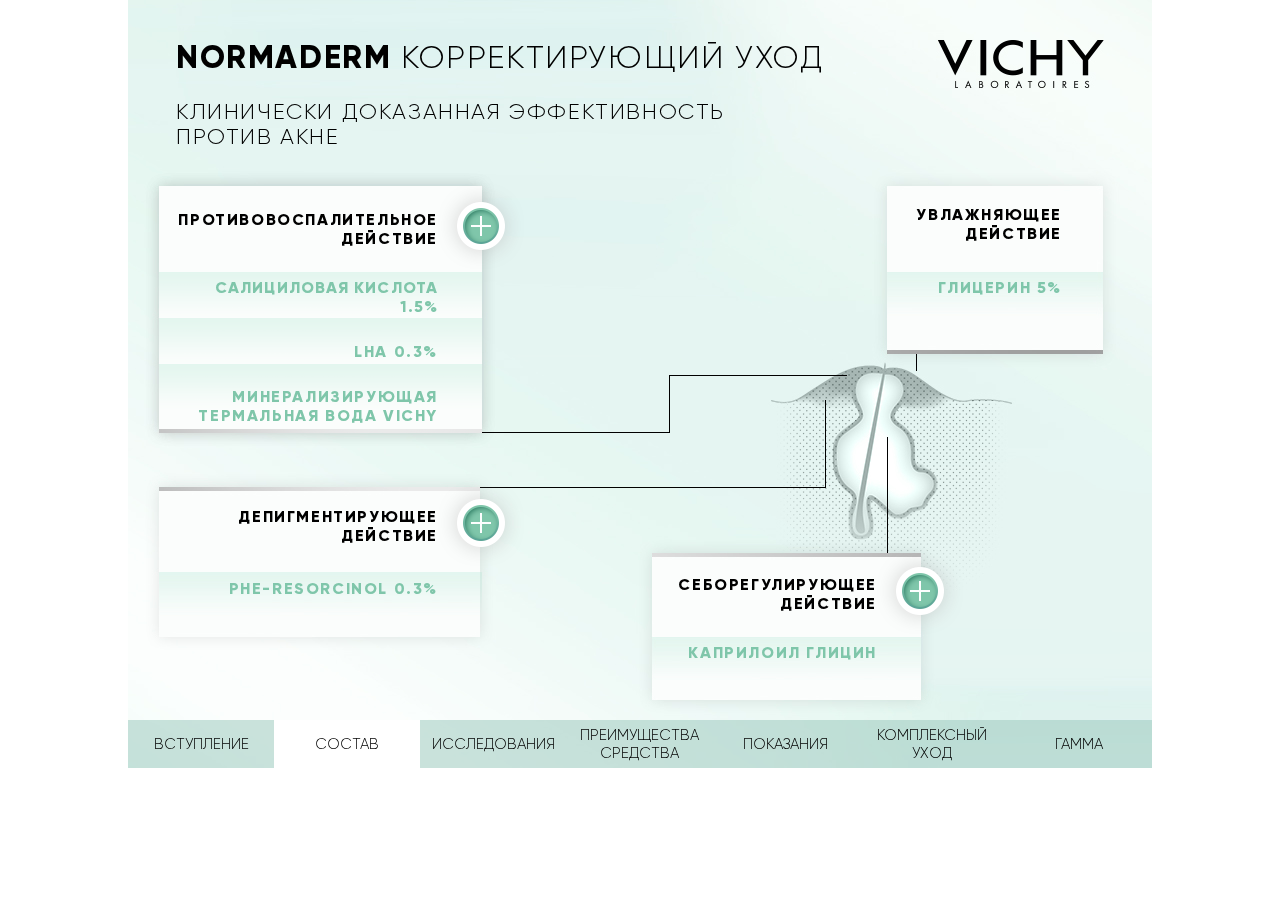
<file: 02/index.html>
<!DOCTYPE html>
<html xmlns="http://www.w3.org/1999/xhtml">
<head>
    <meta charset="utf-8"/>
    <title></title>
    <link rel="stylesheet" href="../css/style.css" type="text/css" media="screen, projection"/>
    <link rel="stylesheet" href="../css/animate.css" type="text/css" media="screen, projection"/>
    <script type="text/javascript" src="../js/app.js"></script>
    <script type="text/javascript" src="../js/script.js"></script>
</head>

<body>
<div id="page">
    <div class="main-m">
        <li><a href="../index.html"><span>вступление</span></a></li>
        <li class="ac"><a href="index.html"><span>состав</span></a></li>
        <li><a href="../03/index.html"><span>исследования</span></a></li>
        <li><a href="../04/index.html"><span>преимущества<br>средства</span></a></li>
        <li><a href="../05/index.html"><span>показания</span></a></li>
        <li><a href="../06/index.html"><span>комплексный<br>уход</span></a></li>
        <li><a href="../07/index.html"><span>гамма</span></a></li>
    </div>
    <div class="bb sld2">
        <div class="text1">
            <p><span class="bold32">NORMADERM </span><span class="light32">КОРРЕКТИРУЮЩИЙ УХОД</span></p>
            <p class="light22">КЛИНИЧЕСКИ ДОКАЗАННАЯ ЭФФЕКТИВНОСТЬ <br>ПРОТИВ АКНЕ​</p>
        </div>

        
        <div class="rect-1"></div>
        <ul class="list1">
            <li class="plus"></li>
            <li class="li1 bold16">ПРОТИВОВОСПАЛИТЕЛЬНОЕ<br>ДЕЙСТВИ​Е</li>
            <li class="li2 bold16 green">САЛИЦИЛОВАЯ КИСЛОТА 1.5%</li>
            <li class="li3 bold16 green">LHA 0.3%</li>
            <li class="li4 bold16 green">МИНЕРАЛИЗИРУЮЩАЯ<br>ТЕРМАЛЬНАЯ ВОДА VICHY</li>
        </ul>
        <div class="popup1">
            <ul class="popup-list">
                <li class="li1 light16">Ингибирует синтез <br>провоспалительных цитокинов​</li>
                <li class="li2 light16">Антибактериальное действие <br>на P.acnes​</li>
                <li class="li3 light16">Снижение продукцию <br>субстанции P​</li>
            </ul>
        </div>

        <ul class="list2">
            <li class="plus"></li>
            <li class="li1 bold16">ДЕПИГМЕНТИРУЮЩЕЕ<br>ДЕЙСТВИЕ</li>
            <li class="li2 bold16 green">PHE-RESORCINOL 0.3%</li>
        </ul>
        <div class="popup2">
            <ul class="popup-list">
                <li class="li1 light16">Ингибирует <br>тирозиназу​</li>
            </ul>
        </div>

        <ul class="list3">
            <li class="plus"></li>
            <li class="li1 bold16">СЕБОРЕГУЛИРУЮЩЕЕ<br>ДЕЙСТВИЕ</li>
            <li class="li2 bold16 green">КАПРИЛОИЛ ГЛИЦИН</li>
        </ul>
        <div class="popup3">
            <ul class="popup-list">
                <li class="li1 light16">Снижает экспрессию <br>5-альфа редуктазы</li>
            </ul>
        </div>

        <ul class="list4">
            <li class="li1 bold16">УВЛАЖНЯЮЩЕЕ<br>ДЕЙСТВИЕ​</li>
            <li class="li2 bold16 green">Глицерин 5%​</li>
        </ul>
    </div>
</div>
</body>
</html>
</file>
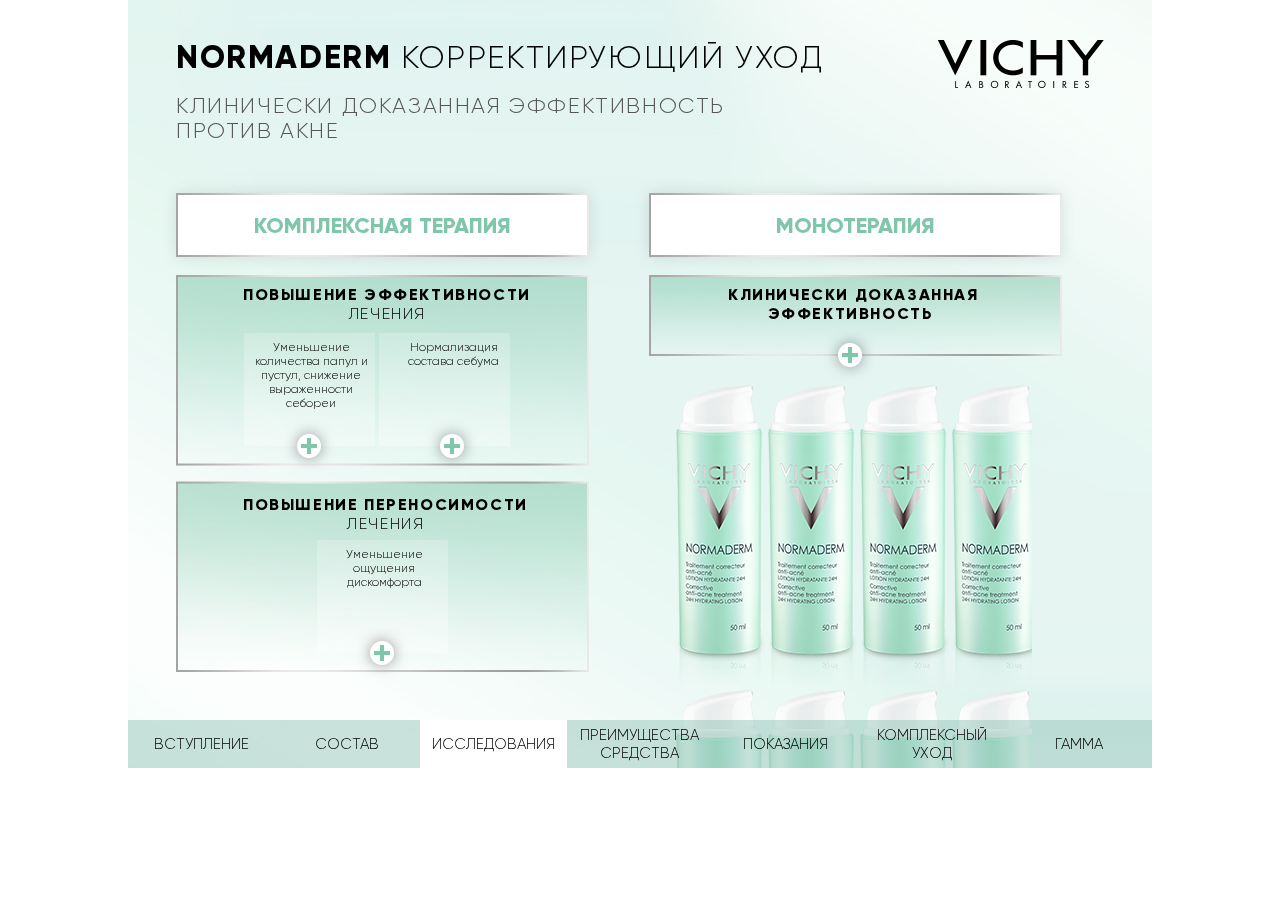
<file: 03/index.html>
<!DOCTYPE html>
<html xmlns="http://www.w3.org/1999/xhtml">
<head>
    <meta charset="utf-8"/>
    <title></title>
    <link rel="stylesheet" href="../css/style.css" type="text/css" media="screen, projection"/>
    <link rel="stylesheet" href="../css/animate.css" type="text/css" media="screen, projection"/>
    <script type="text/javascript" src="../js/app.js"></script>
    <script type="text/javascript" src="../js/script.js"></script>
</head>

<body>
<div id="page">
    <div class="main-m">
        <li><a href="../index.html"><span>вступление</span></a></li>
        <li><a href="../02/index.html"><span>состав</span></a></li>
        <li class="ac"><a href="index.html"><span>исследования</span></a></li>
        <li><a href="../04/index.html"><span>преимущества<br>средства</span></a></li>
        <li><a href="../05/index.html"><span>показания</span></a></li>
        <li><a href="../06/index.html"><span>комплексный<br>уход</span></a></li>
        <li><a href="../07/index.html"><span>гамма</span></a></li>
    </div>
    <div class="bb sld3">
        <div class="bb s0">
            <div class="text1">
                <p><span class="bold32">NORMADERM </span><span class="light32">КОРРЕКТИРУЮЩИЙ УХОД</span></p>
                <p class="light22">КЛИНИЧЕСКИ ДОКАЗАННАЯ ЭФФЕКТИВНОСТЬ <br>ПРОТИВ АКНЕ​</p>
            </div>

            <div class="button button-c"><p class="bold22 green">КОМПЛЕКСНАЯ ТЕРАПИЯ​</p></div>
            <div class="button button-m"><p class="bold22 green">МОНОТЕРАПИЯ</p></div>

            <div class="block block-1">
                <p class="title"><span class="bold16">ПОВЫШЕНИЕ ЭФФЕКТИВНОСТИ</span><br><span class="light16">ЛЕЧЕНИЯ</span></p>
                <div class="bl-item bl-item-left">
                    <p class="text">Уменьшение <br>количества папул и <br>пустул, снижение <br>выраженности <br>себореи​</p>
                    <div class="plus plus-1"></div>
                </div>
                <div class="bl-item bl-item-right">
                    <p class="text">Нормализация <br>состава себума</p>
                    <div class="plus plus-2"></div>
                </div>
            </div>

            <div class="block block-2">
                <p class="title"><span class="bold16">ПОВЫШЕНИЕ ПЕРЕНОСИМОСТИ</span><br><span class="light16">ЛЕЧЕНИЯ</span></p>
                <div class="bl-item bl-item-center">
                    <p class="text">Уменьшение <br>ощущения <br>дискомфорта​​</p>
                    <div class="plus plus-3"></div>
                </div>
            </div>

            <div class="block block-3">
                <p class="title"><span class="bold16">Клинически доказанная <br>эффективность ​</span></p>
                <div class="bl-item bl-item-center">
                    <div class="plus plus-4"></div>
                </div>
            </div>
            
            <div class="lotion"></div>
        </div>

        <div class="bb s1">
            <div class="text1">
                <p><span class="bold32">NORMADERM </span><span class="light32">КОРРЕКТИРУЮЩИЙ УХОД</span></p>
                <p class="light22">ПОВЫШАЕТ ЭФФЕКТИВНОСТЬ КОМПЛЕКСНОЙ ТЕРАПИИ​​</p>
            </div>

            <div class="x"></div>
            <div class="button button-on"><p class="light18">Уменьшение количества папул и пустул​</p></div>
            <div class="button button-off"><p class="light18">Снижение выраженности себореи​</p></div>

            <div class="scale"></div>
            <p class="scale-sub">Количество элементов</p>

            <div class="graph graph-1">
                <div class="rect-full"></div>
                <div class="gr-item">
                    <div class="col col-1 col-e"></div>
                    <div class="rect rect-1 rect-f"></div>
                </div>
                <p class="number violet">-68<span>%</span></p>
                <p class="subtitle violet bold16">ГРУППА А</p>
            </div>
            <div class="graph graph-2">
                <div class="rect-full"></div>
                <div class="gr-item">
                    <div class="col col-2 col-e"></div>
                    <div class="rect rect-2 rect-f"></div>
                </div>
                <p class="number grey">-76<span>%</span></p>
                <p class="subtitle grey bold16">ГРУППА B</p>
            </div>
            <div class="graph graph-3">
                <div class="rect-full"></div>
                <div class="gr-item">
                    <div class="col col-3 col-e"></div>
                    <div class="rect rect-3 rect-f"></div>
                </div>
                <p class="number blue">-75<span>%</span></p>
                <p class="subtitle blue bold16">ГРУППА C</p>
            </div>
            <div class="rects-l"></div>
            <div class="p"></div>
            <div class="loupe"></div>

            <div class="protocol">
                <div class="popup">

                    <div class="text2">
                        <p class="title bold22">ПРОТОКОЛ ИССЛЕДОВАНИЯ</p>
                        <p class="row">Комплексная терапия акне препаратам адапалена 0,1% + бензоил пероксида 2,5% 
                            <br>в ассоциации с Normaderm Корректирующим уходом</p>
                        <p class="row bold18">Использование Normaderm Корректирующий уход 1 раз в сутки </p>
                        <p class="row"><span class="bold18">300 женщин</span> с акне II и III степени тяжести</p>
                        <p class="row">Продолжительность - 90 дней</p>
                        <p class="row">Дерматологическая оценка посредством подсчета количества элементов​</p>
                    </div>

                    <div class="group group-a violet">
                        <p class="name bold18">ГРУППА А</p>
                        <p class="meds">АДАПАЛЕН 0,1% + БЕНЗОИЛ ПЕРОКСИД 2,5%</p>
                        <p class="time">КАЖДЫЙ ВЕЧЕР</p>
                    </div>
                    <div class="group group-b grey">
                        <p class="name bold18">ГРУППА В</p>
                        <p class="meds">АДАПАЛЕН 0,1% + БЕНЗОИЛ ПЕРОКСИД 2,5%</p>
                        <p class="meds meds-2">NORMADERM КОРРЕКТИРУЮЩИЙ УХОД</p>
                        <p class="time">ЧЕРЕЗ ДЕНЬ ВЕЧЕРОМ</p>
                        <p class="time time-2">КАЖДОЕ УТРО</p>
                    </div>
                    <div class="group group-c blue">
                        <p class="name bold18">ГРУППА С</p>
                        <p class="meds">АДАПАЛЕН 0,1% + БЕНЗОИЛ ПЕРОКСИД 2,5%</p>
                        <p class="meds meds-2">NORMADERM КОРРЕКТИРУЮЩИЙ УХОД</p>
                        <p class="time">КАЖДЫЙ ВЕЧЕР</p>
                        <p class="time time-2">КАЖДОЕ УТРО</p>
                    </div>
                    <div class="pr-x"></div>
                </div>
                
            </div>
        </div>

        

        <div class="bb s2">
            <div class="text1">
                <p><span class="bold32">NORMADERM </span><span class="light32">КОРРЕКТИРУЮЩИЙ УХОД</span></p>
                <p class="light22">ПОВЫШАЕТ ЭФФЕКТИВНОСТЬ КОМПЛЕКСНОЙ ТЕРАПИИ​​</p>
            </div>

            <div class="x"></div>
            <div class="button button-off"><p class="light18">Уменьшение количества папул и пустул​</p></div>
            <div class="button button-on"><p class="light18">Снижение выраженности себореи​</p></div>

            <div class="scale"></div>
            <p class="scale-sub">Выработка себума</p>

            <div class="graph graph-1">
                <div class="rect-full"></div>
                <div class="gr-item">
                    <div class="col col-1 col-e"></div>
                    <div class="rect rect-1 rect-f"></div>
                </div>
                <p class="number violet">-50<span>%</span></p>
                <p class="subtitle violet bold16">ГРУППА А</p>
            </div>
            <div class="graph graph-2">
                <div class="rect-full"></div>
                <div class="gr-item">
                    <div class="col col-2 col-e"></div>
                    <div class="rect rect-2 rect-f"></div>
                </div>
                <p class="number grey">-62<span>%</span></p>
                <p class="subtitle grey bold16">ГРУППА B</p>
            </div>
            <div class="graph graph-3">
                <div class="rect-full"></div>
                <div class="gr-item">
                    <div class="col col-3 col-e"></div>
                    <div class="rect rect-3 rect-f"></div>
                </div>
                <p class="number blue">-60<span>%</span></p>
                <p class="subtitle blue bold16">ГРУППА C</p>
            </div>

            <div class="rects-l"></div>
            <div class="p"></div>
            <div class="loupe"></div>

            <div class="protocol">
                <div class="popup">

                    <div class="text2">
                        <p class="title bold22">ПРОТОКОЛ ИССЛЕДОВАНИЯ</p>
                        <p class="row">Комплексная терапия акне препаратам адапалена 0,1% + бензоил пероксида 2,5% 
                            <br>в ассоциации с Normaderm Корректирующим уходом</p>
                        <p class="row bold18">Использование Normaderm Корректирующий уход 1 раз в сутки </p>
                        <p class="row"><span class="bold18">300 женщин</span> с акне II и III степени тяжести</p>
                        <p class="row">Продолжительность - 90 дней</p>
                        <p class="row">Дерматологическая оценка методом себуметрии​</p>
                    </div>

                    <div class="group group-a violet">
                        <p class="name bold18">ГРУППА А</p>
                        <p class="meds">АДАПАЛЕН 0,1% + БЕНЗОИЛ ПЕРОКСИД 2,5%</p>
                        <p class="time">КАЖДЫЙ ВЕЧЕР</p>
                    </div>
                    <div class="group group-b grey">
                        <p class="name bold18">ГРУППА В</p>
                        <p class="meds">АДАПАЛЕН 0,1% + БЕНЗОИЛ ПЕРОКСИД 2,5%</p>
                        <p class="meds meds-2">NORMADERM КОРРЕКТИРУЮЩИЙ УХОД</p>
                        <p class="time">ЧЕРЕЗ ДЕНЬ ВЕЧЕРОМ</p>
                        <p class="time time-2">КАЖДОЕ УТРО</p>
                        <div class="bottle"></div>
                    </div>
                    <div class="group group-c blue">
                        <p class="name bold18">ГРУППА С</p>
                        <p class="meds">АДАПАЛЕН 0,1% + БЕНЗОИЛ ПЕРОКСИД 2,5%</p>
                        <p class="meds meds-2">NORMADERM КОРРЕКТИРУЮЩИЙ УХОД</p>
                        <p class="time">КАЖДЫЙ ВЕЧЕР</p>
                        <p class="time time-2">КАЖДОЕ УТРО</p>
                        <div class="bottle"></div>
                    </div>

                    <div class="pr-x"></div>
                </div>
            </div>

        </div>

        

        <div class="bb s3">
            <div class="text1">
                <p><span class="bold32">NORMADERM </span><span class="light32">КОРРЕКТИРУЮЩИЙ УХОД</span></p>
                <p class="light22">УЛУЧШЕНИЕ СОСТАВА СЕБУМА​</p>
            </div>

            <div class="block block-1">
                <span class="arrow">↓</span><p class="ttl bold18">СКВАЛЕН И СКВАЛЕН ПЕРОКСИД</p>
                <p class="descr">Улучшение реологии себума</p>​
                <div class="plus"></div>
            </div>
            <div class="block block-2">
                <span class="arrow">↓</span><p class="ttl bold18">СВОБОДНЫЕ ЖИРНЫЕ КИСЛОТЫ</p>
                <p class="descr">Восстановление pH кожи</p>​
                <div class="plus"></div>
            </div>
            <div class="block block-3">
                <span class="arrow">↓</span><p class="ttl bold18">ГЛИЦЕРИДЫ</p>
                <p class="descr">Повышение защитной функции кожи</p>​
                <div class="plus"></div>
            </div>

            <div class="x"></div>
            <div class="p"></div>

            <div class="protocol">
                <div class="popup">

                    <div class="text2">
                        <p class="title bold22">ПРОТОКОЛ ИССЛЕДОВАНИЯ</p>
                        <p class="row">Комплексная терапия акне препаратам адапалена 0,1% + бензоил пероксида 2,5% 
                            <br>в ассоциации с Normaderm Корректирующим уходом</p>
                        <p class="row bold18">Использование Normaderm Корректирующий уход 1 раз в сутки </p>
                        <p class="row"><span class="bold18">300 женщин</span> с акне II и III степени тяжести</p>
                        <p class="row">Продолжительность - 90 дней</p>
                        <p class="row">Инструментальный тест оценки качественного состава себума методом центрифугирования <br>и последующего электрофореза. ​​</p>
                    </div>

                    <div class="group group-a violet">
                        <p class="name bold18">ГРУППА А</p>
                        <p class="meds">АДАПАЛЕН 0,1% + БЕНЗОИЛ ПЕРОКСИД 2,5%</p>
                        <p class="time">КАЖДЫЙ ВЕЧЕР</p>
                    </div>
                    <div class="group group-b grey">
                        <p class="name bold18">ГРУППА В</p>
                        <p class="meds">АДАПАЛЕН 0,1% + БЕНЗОИЛ ПЕРОКСИД 2,5%</p>
                        <p class="meds meds-2">NORMADERM КОРРЕКТИРУЮЩИЙ УХОД</p>
                        <p class="time">ЧЕРЕЗ ДЕНЬ ВЕЧЕРОМ</p>
                        <p class="time time-2">КАЖДОЕ УТРО</p>
                        <div class="bottle"></div>
                    </div>
                    <div class="group group-c blue">
                        <p class="name bold18">ГРУППА С</p>
                        <p class="meds">АДАПАЛЕН 0,1% + БЕНЗОИЛ ПЕРОКСИД 2,5%</p>
                        <p class="meds meds-2">NORMADERM КОРРЕКТИРУЮЩИЙ УХОД</p>
                        <p class="time">КАЖДЫЙ ВЕЧЕР</p>
                        <p class="time time-2">КАЖДОЕ УТРО</p>
                        <div class="bottle"></div>
                    </div>

                    <div class="pr-x"></div>
                </div>
                
            </div>
        </div>

        <div class="bb s3-1">
            <div class="text1">
                <p><span class="bold32">NORMADERM </span><span class="light32">КОРРЕКТИРУЮЩИЙ УХОД</span></p>
                <p class="light22">СНИЖЕНИЕ УРОВНЯ СКВАЛЕНА И СКВАЛЕН ПЕРОКСИДА​</p>
            </div>

            <div class="head">
                <p class="title title-1">СКВАЛЕН</p>
                <p class="title title-2">СКВАЛЕН ПЕРОКСИД</p>
            </div>

            <div class="table table-left">
                <div class="graph graph-1 violet">
                    <div class="gr-item gr-item-0">
                        <div class="col col-0 col-e"></div>
                        <div class="rect rect-0 rect-f"></div>
                    </div>
                    <div class="gr-item gr-item-1">
                        <div class="col col-1 col-e"></div>
                        <div class="rect rect-1 rect-f"></div>
                    </div>
                    <p class="number violet">-19<span>%</span></p>
                    <p class="subtitle violet bold16">ГРУППА А</p>
                </div>
                <div class="graph graph-2 grey">
                    <div class="gr-item gr-item-2">
                        <div class="col col-2 col-e"></div>
                        <div class="rect rect-2 rect-f"></div>
                    </div>
                    <div class="gr-item gr-item-3">
                        <div class="col col-3 col-e"></div>
                        <div class="rect rect-3 rect-f"></div>
                    </div>
                    <p class="number grey">-30<span>%</span></p>
                    <p class="subtitle grey bold16">ГРУППА B</p>
                </div>
                <div class="graph graph-3 blue">
                    <div class="gr-item gr-item-4">
                        <div class="col col-4 col-e"></div>
                        <div class="rect rect-4 rect-f"></div>
                    </div>
                    <div class="gr-item gr-item-5">
                        <div class="col col-5 col-e"></div>
                        <div class="rect rect-5 rect-f"></div>
                    </div>
                    <p class="number blue">-30<span>%</span></p>
                    <p class="subtitle blue bold16">ГРУППА C</p>
                </div>
                <div class="loupe"></div>
            </div>

            <div class="table table-right">
                <div class="graph graph-1 violet">
                    <div class="gr-item gr-item-0">
                        <div class="col col-0 col-e"></div>
                        <div class="rect rect-0 rect-f"></div>
                    </div>
                    <div class="gr-item gr-item-1">
                        <div class="col col-1 col-e"></div>
                        <div class="rect rect-1 rect-f"></div>
                    </div>
                    <p class="number violet">-28<span>%</span></p>
                    <p class="subtitle violet bold16">ГРУППА А</p>
                </div>
                <div class="graph graph-2 grey">
                    <div class="gr-item gr-item-2">
                        <div class="col col-2 col-e"></div>
                        <div class="rect rect-2 rect-f"></div>
                    </div>
                    <div class="gr-item gr-item-3">
                        <div class="col col-3 col-e"></div>
                        <div class="rect rect-3 rect-f"></div>
                    </div>
                    <p class="number grey">-37<span>%</span></p>
                    <p class="subtitle grey bold16">ГРУППА B</p>
                </div>
                <div class="graph graph-3 blue">
                    <div class="gr-item gr-item-4">
                        <div class="col col-4 col-e"></div>
                        <div class="rect rect-4 rect-f"></div>
                    </div>
                    <div class="gr-item gr-item-5">
                        <div class="col col-5 col-e"></div>
                        <div class="rect rect-5 rect-f"></div>
                    </div>
                    <p class="number blue">-35<span>%</span></p>
                    <p class="subtitle blue bold16">ГРУППА C</p>
                </div>
                <div class="loupe"></div>
            </div>

            <div class="rects-l"></div>
            <div class="x"></div>
        </div>

        <div class="bb s3-2">
            <div class="text1">
                <p><span class="bold32">NORMADERM </span><span class="light32">КОРРЕКТИРУЮЩИЙ УХОД</span></p>
                <p class="light22">СНИЖЕНИЕ УРОВНЯ СВОБОДНЫХ ЖИРНЫХ КИСЛОТ​</p>
            </div>

            <div class="table">
                <div class="graph graph-1 violet">
                    <div class="gr-item gr-item-0">
                        <div class="col col-0 col-e"></div>
                        <div class="rect rect-0 rect-f"></div>
                    </div>
                    <div class="gr-item gr-item-1">
                        <div class="col col-1 col-e"></div>
                        <div class="rect rect-1 rect-f"></div>
                    </div>
                    <p class="number violet">-16<span>%</span></p>
                    <p class="subtitle violet bold16">ГРУППА А</p>
                </div>
                <div class="graph graph-2 grey">
                    <div class="gr-item gr-item-2">
                        <div class="col col-2 col-e"></div>
                        <div class="rect rect-2 rect-f"></div>
                    </div>
                    <div class="gr-item gr-item-3">
                        <div class="col col-3 col-e"></div>
                        <div class="rect rect-3 rect-f"></div>
                    </div>
                    <p class="number grey">-30<span>%</span></p>
                    <p class="subtitle grey bold16">ГРУППА B</p>
                </div>
                <div class="graph graph-3 blue">
                    <div class="gr-item gr-item-4">
                        <div class="col col-4 col-e"></div>
                        <div class="rect rect-4 rect-f"></div>
                    </div>
                    <div class="gr-item gr-item-5">
                        <div class="col col-5 col-e"></div>
                        <div class="rect rect-5 rect-f"></div>
                    </div>
                    <p class="number blue">-29<span>%</span></p>
                    <p class="subtitle blue bold16">ГРУППА C</p>
                </div>
                <div class="loupe"></div>
            </div>
            
            <div class="rects-l"></div>
            <div class="x"></div>
        </div>

        <div class="bb s3-3">
            <div class="text1">
                <p><span class="bold32">NORMADERM </span><span class="light32">КОРРЕКТИРУЮЩИЙ УХОД</span></p>
                <p class="light22">СНИЖЕНИЕ УРОВНЯ ГЛИЦЕРИДОВ​</p>
            </div>

            <div class="table">
                <div class="graph graph-1 violet">
                    <div class="gr-item gr-item-0">
                        <div class="col col-0 col-e"></div>
                        <div class="rect rect-0 rect-f"></div>
                    </div>
                    <div class="gr-item gr-item-1">
                        <div class="col col-1 col-e"></div>
                        <div class="rect rect-1 rect-f"></div>
                    </div>
                    <p class="number violet">-17<span>%</span></p>
                    <p class="subtitle violet bold16">ГРУППА А</p>
                </div>
                <div class="graph graph-2 grey">
                    <div class="gr-item gr-item-2">
                        <div class="col col-2 col-e"></div>
                        <div class="rect rect-2 rect-f"></div>
                    </div>
                    <div class="gr-item gr-item-3">
                        <div class="col col-3 col-e"></div>
                        <div class="rect rect-3 rect-f"></div>
                    </div>
                    <p class="number grey">-22<span>%</span></p>
                    <p class="subtitle grey bold16">ГРУППА B</p>
                </div>
                <div class="graph graph-3 blue">
                    <div class="gr-item gr-item-4">
                        <div class="col col-4 col-e"></div>
                        <div class="rect rect-4 rect-f"></div>
                    </div>
                    <div class="gr-item gr-item-5">
                        <div class="col col-5 col-e"></div>
                        <div class="rect rect-5 rect-f"></div>
                    </div>
                    <p class="number blue">-23<span>%</span></p>
                    <p class="subtitle blue bold16">ГРУППА C</p>
                </div>
                <div class="loupe"></div>

            </div>
            
            <div class="rects-l"></div>
            <div class="x"></div>
        </div>

        <div class="bb s4">

            <div class="text1">
                <p><span class="bold32">NORMADERM </span><span class="light32">КОРРЕКТИРУЮЩИЙ УХОД</span></p>
                <p class="light22">КЛИНИЧЕСКИ ДОКАЗАННАЯ ЭФФЕКТИВНОСТЬ <br>МОНОТЕРАПИИ</p>
            </div>

            <ul class="scale-subs bold18">
                <li class="li1">Папулы</li>
                <li class="li2">Пустулы</li>
                <li class="li3">Застойные пятна</li>
                <li class="li4">Продукция себума</li>
                <li class="li5">Размер устьев<br>сально-волосяных<br>фолликулов</li>
            </ul>
            <div class="table">
                <div class="gr-item gr-item-0">
                    <div class="col col-0 col-e"></div>
                    <div class="rect rect-0 rect-f"></div>
                    <p class="number">-75<span>%</span></p>
                </div>
                <div class="gr-item gr-item-1">
                    <div class="col col-1 col-e"></div>
                    <div class="rect rect-1 rect-f"></div>
                    <p class="number">-73<span>%</span></p>
                </div>
                
                <div class="gr-item gr-item-2">
                    <div class="col col-2 col-e"></div>
                    <div class="rect rect-2 rect-f"></div>
                    <p class="number">-27<span>%</span></p>
                </div>
                <div class="gr-item gr-item-3">
                    <div class="col col-3 col-e"></div>
                    <div class="rect rect-3 rect-f"></div>
                    <p class="number">-25<span>%</span></p>
                </div>

                <div class="gr-item gr-item-4">
                    <div class="col col-4 col-e"></div>
                    <div class="rect rect-4 rect-f"></div>
                    <p class="number">-14<span>%</span></p>
                </div>
            </div>
            
            <div class="p"></div>
            <div class="x"></div>

            <div class="popup">
                <div class="popup-text">
                    <p class="title bold22">ПРОТОКОЛ ИССЛЕДОВАНИЯ</p>
                    <p class="row">Оценка эффективности Normaderm Корректирующий ​уход в монотерапии</p>
                    <p class="row bold18">55 женщин, 25-40 лет</p>
                    <p class="row">Легкая степень тяжести акне</p>
                    <p class="row">Продолжительность 8 недель</p>
                    <p class="row bold18">ИСПОЛЬЗОВАНИЕ NORMADERM КОРРЕКТИРУЮЩИЙ УХОД 2 РАЗА В ДЕНЬ​​</p>
                    <div class="pr-x"></div>
                </div>
                
            </div>
        </div>

        <div class="bb s5">

            <div class="text1">
                <p><span class="bold32">NORMADERM </span><span class="light32">КОРРЕКТИРУЮЩИЙ УХОД</span></p>
                <p class="light22">Повышает переносимость топических <br>лекарственных средств​</p>
            </div>

            <p class="ttl light18">УМЕНЬШЕНИЕ ОЩУЩЕНИЯ ДИСКОМФОРТА</p>
            <div class="subtitle">
                <p class="grey bold16">Топическая лекарственная <br>терапия ежедневно​</p>
                <p class="blue bold16">Топическая лекарственная <br>терапия через день​</p>
            </div>

            <p class="scale-sub">Интенсивность субъективных признаков​</p>
            <div class="table">
                <div class="graph graph-1 grey">
                    <div class="rect-full"></div>
                    <div class="gr-item gr-item-1">
                        <div class="col col-1 col-e"></div>
                        <div class="rect rect-1 rect-f"></div>
                    </div>
                    <p class="number grey">-62<span>%</span></p>
                </div>
                <div class="graph graph-2 blue">
                    <div class="rect-full"></div>
                    <div class="gr-item gr-item-2">
                        <div class="col col-2 col-e"></div>
                        <div class="rect rect-2 rect-f"></div>
                    </div>
                    <p class="number blue">-59<span>%</span></p>
                </div>
            </div>

            <div class="rects-l"></div>
            <div class="p"></div>
            <div class="x"></div>

            <div class="protocol">
                <div class="popup">
                    <div class="text2">
                        <p class="title bold22">ПРОТОКОЛ ИССЛЕДОВАНИЯ</p>
                        <p class="row">Комплексная терапия акне препаратам адапалена 0,1% + бензоил пероксида 2,5% 
                            <br>в ассоциации с Normaderm Корректирующим уходом</p>
                        <p class="row bold18">Использование Normaderm Корректирующий уход 1 раз в сутки </p>
                        <p class="row"><span class="bold18">300 женщин</span> с акне II и III степени тяжести</p>
                        <p class="row">Продолжительность - 90 дней</p>
                    </div>
        
                    <div class="group group-a violet">
                        <p class="name bold18">ГРУППА А</p>
                        <p class="meds">АДАПАЛЕН 0,1% + БЕНЗОИЛ ПЕРОКСИД 2,5%</p>
                        <p class="time">КАЖДЫЙ ВЕЧЕР</p>
                    </div>
                    <div class="group group-b grey">
                        <p class="name bold18">ГРУППА В</p>
                        <p class="meds">АДАПАЛЕН 0,1% + БЕНЗОИЛ ПЕРОКСИД 2,5%</p>
                        <p class="meds meds-2">NORMADERM КОРРЕКТИРУЮЩИЙ УХОД</p>
                        <p class="time">ЧЕРЕЗ ДЕНЬ ВЕЧЕРОМ</p>
                        <p class="time time-2">КАЖДОЕ УТРО</p>
                    </div>
                    <div class="group group-c blue">
                        <p class="name bold18">ГРУППА С</p>
                        <p class="meds">АДАПАЛЕН 0,1% + БЕНЗОИЛ ПЕРОКСИД 2,5%</p>
                        <p class="meds meds-2">NORMADERM КОРРЕКТИРУЮЩИЙ УХОД</p>
                        <p class="time">КАЖДЫЙ ВЕЧЕР</p>
                        <p class="time time-2">КАЖДОЕ УТРО</p>
                    </div>

                    <div class="text3">
                        <p class="row">Оценка субъективных признаков в группах, применявших 
                            <br>Normaderm корректирующий уход (группы B  и С) </p>
                    </div>
        
                    <div class="pr-x"></div>
                </div>
                
            </div>
        </div>
    </div>
</div>
</body>
</html>
</file>
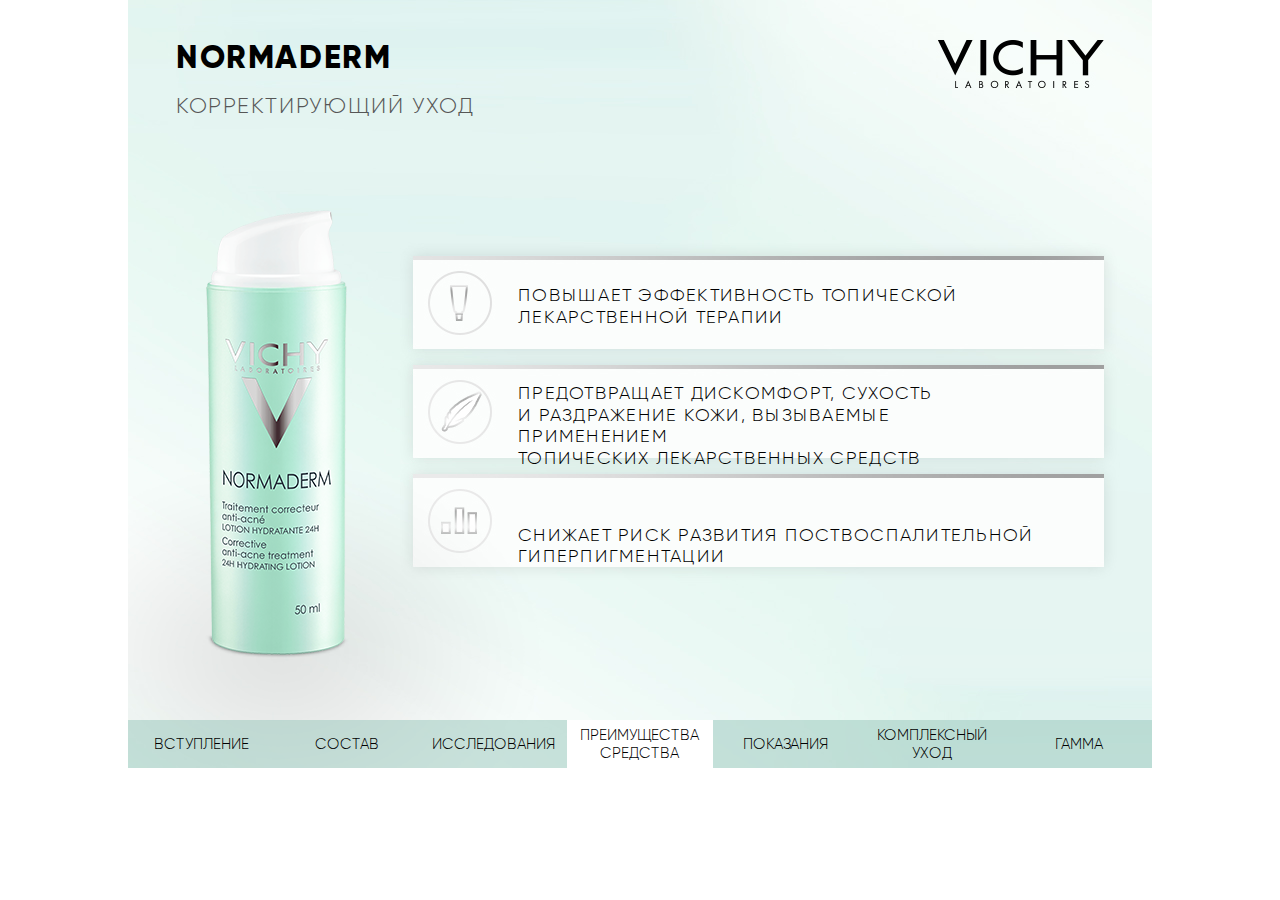
<file: 04/index.html>
<!DOCTYPE html>
<html xmlns="http://www.w3.org/1999/xhtml">
<head>
    <meta charset="utf-8"/>
    <title></title>
    <link rel="stylesheet" href="../css/style.css" type="text/css" media="screen, projection"/>
    <link rel="stylesheet" href="../css/animate.css" type="text/css" media="screen, projection"/>
    <script type="text/javascript" src="../js/app.js"></script>
    <script type="text/javascript" src="../js/script.js"></script>
</head>

<body>
<div id="page">
    <div class="main-m">
        <li><a href="../index.html"><span>вступление</span></a></li>
        <li><a href="../02/index.html"><span>состав</span></a></li>
        <li><a href="../03/index.html"><span>исследования</span></a></li>
        <li class="ac"><a href="index.html"><span>преимущества<br>средства</span></a></li>
        <li><a href="../05/index.html"><span>показания</span></a></li>
        <li><a href="../06/index.html"><span>комплексный<br>уход</span></a></li>
        <li><a href="../07/index.html"><span>гамма</span></a></li>
    </div>
    <div class="bb sld4">
        <div class="bb s0">
            <div class="text1">
                <p><span class="bold32">NORMADERM </span></p>
                <p class="light22">КОРРЕКТИРУЮЩИЙ УХОД</p>
            </div>

            <div class="lotion"></div>

            <ul class="list">
                <li class="li1 light18">ПОВЫШАЕТ ЭФФЕКТИВНОСТЬ ТОПИЧЕСКОЙ <br>ЛЕКАРСТВЕННОЙ ТЕРАПИИ</li>
                <li class="li2 light18">ПРЕДОТВРАЩАЕТ​ ДИСКОМФОРТ, СУХОСТЬ 
                    <br>И РАЗДРАЖЕНИЕ КОЖИ, ВЫЗЫВАЕМЫЕ​ ПРИМЕНЕНИЕМ 
                    <br>ТОПИЧЕСКИХ ЛЕКАРСТВЕННЫХ СРЕДСТВ </li>
                <li class="li3 light18">СНИЖАЕТ РИСК РАЗВИТИЯ ПОСТВОСПАЛИТЕЛЬНОЙ <br>ГИПЕРПИГМЕНТАЦИИ</li>
            </ul>
        </div>
        
    </div>
</div>
</body>
</html>
</file>
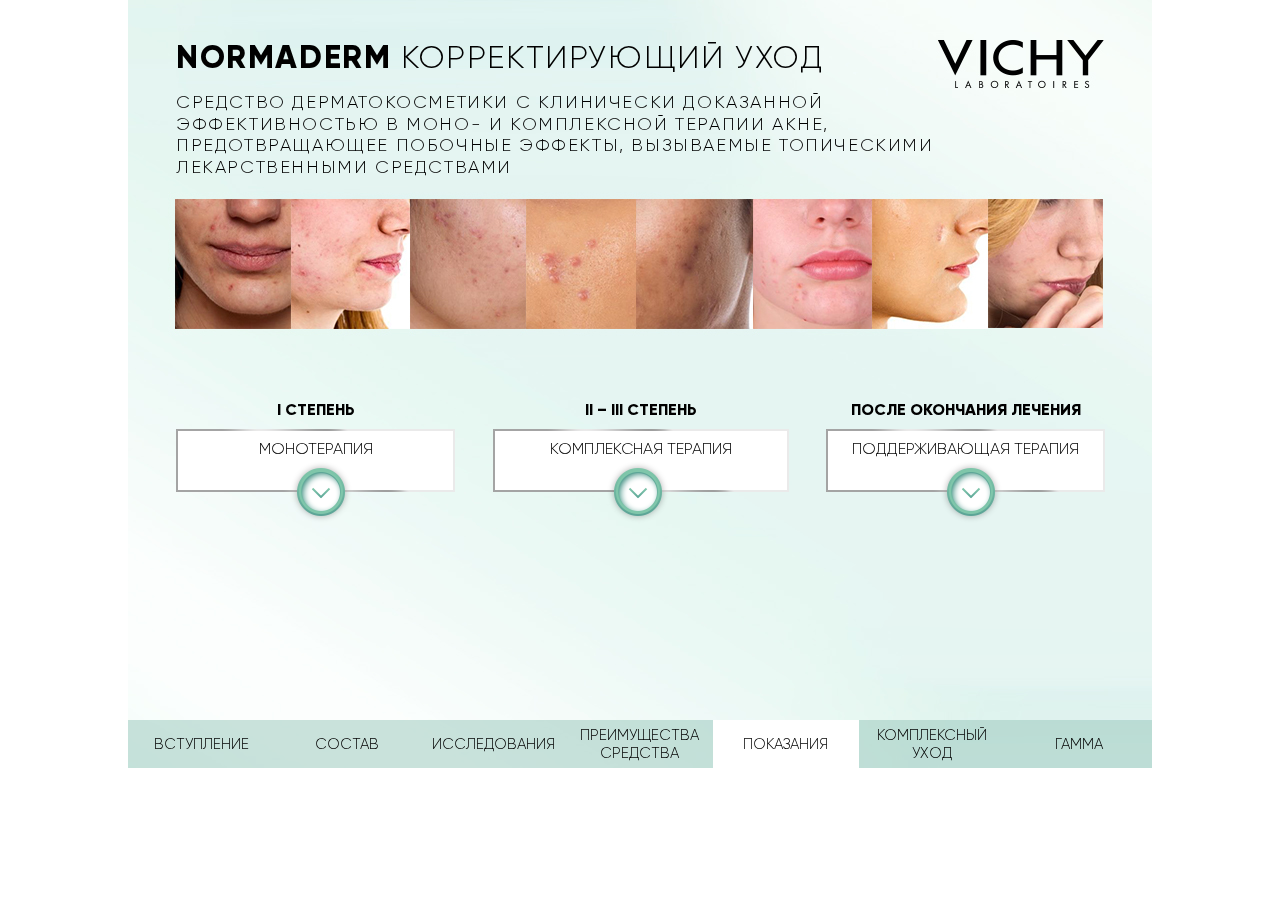
<file: 05/index.html>
<!DOCTYPE html>
<html xmlns="http://www.w3.org/1999/xhtml">
<head>
    <meta charset="utf-8"/>
    <title></title>
    <link rel="stylesheet" href="../css/style.css" type="text/css" media="screen, projection"/>
    <link rel="stylesheet" href="../css/animate.css" type="text/css" media="screen, projection"/>
    <script type="text/javascript" src="../js/app.js"></script>
    <script type="text/javascript" src="../js/script.js"></script>
</head>

<body>
<div id="page">
    <div class="main-m">
        <li><a href="../index.html"><span>вступление</span></a></li>
        <li><a href="../02/index.html"><span>состав</span></a></li>
        <li><a href="../03/index.html"><span>исследования</span></a></li>
        <li><a href="../04/index.html"><span>преимущества<br>средства</span></a></li>
        <li class="ac"><a href="index.html"><span>показания</span></a></li>
        <li><a href="../06/index.html"><span>комплексный<br>уход</span></a></li>
        <li><a href="../07/index.html"><span>гамма</span></a></li>
    </div>
    <div class="bb sld5">
        <div class="bb s0">
            <div class="text1">
                <p><span class="bold32">NORMADERM </span><span class="light32">КОРРЕКТИРУЮЩИЙ УХОД</span></p>
                <p class="light18">СРЕДСТВО ДЕРМАТОКОСМЕТИКИ С КЛИНИЧЕСКИ ДОКАЗАННОЙ 
                    <br>ЭФФЕКТИВНОСТЬЮ  В МОНО- И КОМПЛЕКСНОЙ ТЕРАПИИ АКНЕ, 
                    <br>ПРЕДОТВРАЩАЮЩЕЕ ПОБОЧНЫЕ ЭФФЕКТЫ, ВЫЗЫВАЕМЫЕ ТОПИЧЕСКИМИ 
                    <br>ЛЕКАРСТВЕННЫМИ СРЕДСТВАМИ </p>
            </div>

            <div class="blocks">
                <div class="block block-1">
                    <p class="title bold16">I СТЕПЕНЬ</p>
                    <div class="label label-1">
                        <p class="sub">МОНОТЕРАПИЯ</p>
                        <div class="arrow"></div>
                    </div>
                </div>
                <div class="block block-2">
                    <p class="title bold16">II – III СТЕПЕНЬ</p>
                    <div class="label label-2">
                        <p class="sub">КОМПЛЕКСНАЯ ТЕРАПИЯ​</p>
                        <div class="arrow"></div>
                    </div>
                    
                </div>
                <div class="block block-3">
                    <p class="title bold16">ПОСЛЕ ОКОНЧАНИЯ ЛЕЧЕНИЯ</p>
                    <div class="label label-3">
                        <p class="sub">ПОДДЕРЖИВАЮЩАЯ ТЕРАПИЯ</p>
                        <div class="arrow"></div>
                    </div>
                    
                </div>
            </div>
        </div>
        
    </div>
</div>
</body>
</html>
</file>
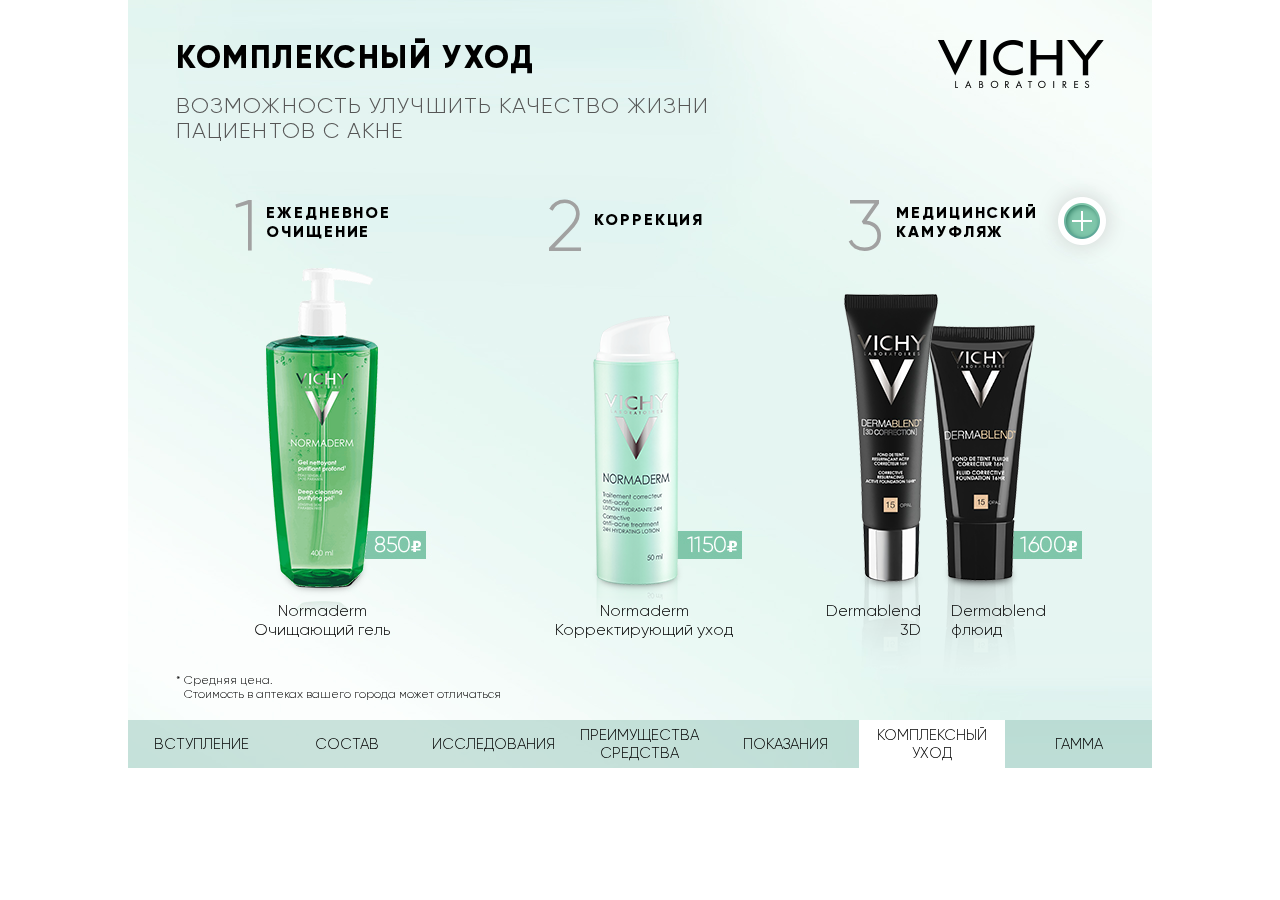
<file: 06/index.html>
<!DOCTYPE html>
<html xmlns="http://www.w3.org/1999/xhtml">
<head>
    <meta charset="utf-8"/>
    <title></title>
    <link rel="stylesheet" href="../css/style.css" type="text/css" media="screen, projection"/>
    <link rel="stylesheet" href="../css/animate.css" type="text/css" media="screen, projection"/>
    <script type="text/javascript" src="../js/app.js"></script>
    <script type="text/javascript" src="../js/script.js"></script>
</head>

<body>
<div id="page">
    <div class="main-m">
        <li><a href="../index.html"><span>вступление</span></a></li>
        <li><a href="../02/index.html"><span>состав</span></a></li>
        <li><a href="../03/index.html"><span>исследования</span></a></li>
        <li><a href="../04/index.html"><span>преимущества<br>средства</span></a></li>
        <li><a href="../05/index.html"><span>показания</span></a></li>
        <li class="ac"><a href="../index.html"><span>комплексный<br>уход</span></a></li>
        <li><a href="../07/index.html"><span>гамма</span></a></li>
    </div>
    <div class="bb sld6">
        <div class="bb s0">
            <div class="text1">
                <p><span class="bold32">Комплексный УХОД</span></p>
                <p class="light22">ВОЗМОЖНОСТЬ УЛУЧШИТЬ КАЧЕСТВО ЖИЗНИ <br>ПАЦИЕНТОВ С АКНЕ </p>
            </div>

            <div class="plus"></div>

            <div class="items">
                <div class="item item-1">
                    <div class="title">
                        <span class="number">1</span>
                        <p class="ttl-t bold16">ЕЖЕДНЕВНОЕ <br>ОЧИЩЕНИЕ</p>
                    </div>
                    <div class="image image-1"></div>
                    <p class="text light16">Normaderm <br>Очищающий гель</p>
                </div>
                <div class="item item-2">
                    <div class="title">
                        <span class="number">2</span>
                        <p class="ttl-t bold16">КОРРЕКЦИЯ</p>
                    </div>
                    <div class="image image-2"></div>
                    <p class="text light16">Normaderm <br>Корректирующий уход</p>
                </div>
                <div class="item item-3">
                    <div class="title">
                        <span class="number">3</span>
                        <p class="ttl-t bold16">МЕДИЦИНСКИЙ <br>КАМУФЛЯЖ</p>
                    </div>
                    <div class="image image-3"></div>
                    <p class="text text-l light16">Dermablend<br>3D</p>
                    <p class="text text-r light16">Dermablend <br>флюид</p>
                </div>
            </div>

            <p class="sub">* Средняя цена. <br><span>Стоимость в аптеках вашего города может отличаться</span></p>
        </div>

        <div class="bb s1">
            <div class="text1">
                <p><span class="bold32">DERMABLEND</span></p>
                <p class="light22">МЕДИЦИНСКИЙ КАМУФЛЯЖ, СПОСОБНЫЙ УЛУЧШИТЬ 
                    <br>КАЧЕСТВО ЖИЗНИ ПАЦИЕНТОВ С ДЕРМАТОЗАМИ</p>
            </div>

            <div class="x"></div>

            <div class="head">
                <div class="ttl ttl-1">
                    <p class="name bold18">DERMABLEND ФЛЮИД</p>
                    <p class="subttl light18">ОДНОРОДНЫЙ ТОН​</p>
                    <div class="plus plus-fluid"></div>
                </div>
                <div class="ttl ttl-2">
                    <p class="name bold18">DERMABLEND 3D</p>
                    <p class="subttl light18">ОДНОРОДНЫЙ ТОН+РОВНЫЙ РЕЛЬЕФ</p>
                    <div class="plus plus-3d"></div>
                </div>
            </div>

            <div class="good good-1">
                <div class="img"></div>
                <ul class="list">
                    <li class="li1">
                        <div class="tick"></div>
                        <p class="adv light16">Нарушения <br>пигментации</p>
                    </li>
                    <li class="li2">
                        <div class="tick"></div>
                        <p class="adv light16">Гемангиомы и др. <br>сосудистые патологии</p>
                    </li>
                    <li class="li3">
                        <div class="tick"></div>
                        <p class="adv light16">Артифициальные​ <br>дефекты (гематомы​, <br>татуировки)</p>
                    </li>
                </ul>
                <p class="type light24">SPF 35</p>
            </div>

            <div class="good good-2">
                <div class="img"></div>
                <ul class="list">
                    <li class="li1">
                        <div class="tick"></div>
                        <p class="adv light16">Акне​</p>
                    </li>
                    <li class="li2">
                        <div class="tick"></div>
                        <p class="adv light16">Постакне</p>
                    </li>
                </ul>
                <p class="type light24">SPF 25</p>
            </div>
        </div>

        <div class="bb s1-1">
            <div class="text1">
                <p class="bold32">DERMABLEND <span class="l-gold">ФЛЮИД</span></p>
                <p class="light22">МЕДИЦИНСКИЙ КАМУФЛЯЖ, СПОСОБНЫЙ УЛУЧШИТЬ 
                    <br>КАЧЕСТВО ЖИЗНИ ПАЦИЕНТОВ С ДЕРМАТОЗАМИ</p>
            </div>

            <div class="x"></div>

            <div class="good-item">
                <div class="img"></div>
                <ul class="list">
                    <li class="li1">
                        <div class="tick"></div>
                        <p class="adv light24">25% маскирующих пигментов</p>
                    </li>
                    <li class="li2">
                        <div class="tick"></div>
                        <p class="adv light24">Стойкость до 16 часов</p>
                    </li>
                    <li class="li3">
                        <div class="tick"></div>
                        <p class="adv light24">Гипоаллергенно, подходит <br>для чувствительной кожи</p>
                    </li>
                    <li class="li4">
                        <div class="tick"></div>
                        <p class="adv light24">Возможность использования 
                            <br>после косметических процедур 
                            <br>и при медикаментозном лечении</p>
                    </li>
                    <li class="li5">
                        <div class="tick"></div>
                        <p class="adv light24">SPF 35</p>
                    </li>
                </ul>
            </div>

            <div class="result">
                <div class="plus plus-result"></div>
                <p class="txt">РЕЗУЛЬТАТЫ ИСПОЛЬЗОВАНИЯ</p>
            </div>

            <div class="popup">
                <div class="head">
                    <p class="ttl bold22">ВИТИЛИГО</p>
                    <p class="ttl bold22">ГЕМАНГИОМА</p>
                    <div class="p-x"></div>
                </div>
            </div>
        </div>
        <div class="bb s1-2">
            <div class="text1">
                <p class="bold32">DERMABLEND <span class="l-gold">3D</span></p>
                <p class="light22">МЕДИЦИНСКИЙ КАМУФЛЯЖ, СПОСОБНЫЙ УЛУЧШИТЬ 
                    <br>КАЧЕСТВО ЖИЗНИ ПАЦИЕНТОВ С ДЕРМАТОЗАМИ</p>
            </div>

            <div class="x"></div>

            <div class="good-item">
                <div class="img"></div>
                <ul class="list">
                    <li class="li1">
                        <div class="tick"></div>
                        <p class="adv light24">Состав, адаптированный для кожи, 
                            <br>склонной к акне (эперулин+салициловая кислота)​</p>
                    </li>
                    <li class="li2">
                        <div class="tick"></div>
                        <p class="adv light24">Высокая покрывающая способность</p>
                    </li>
                    <li class="li3">
                        <div class="tick"></div>
                        <p class="adv light24">Выравнивание рельефа кожи</p>
                        <div class="plus-relief"></div>
                    </li>
                    <li class="li4">
                        <div class="tick"></div>
                        <p class="adv light24">Стойкость до 16 часов</p>
                    </li>
                    <li class="li5">
                        <div class="tick"></div>
                        <p class="adv light24">Гипоаллергенно, подходит <br>для чувствительной кожи</p>
                    </li>
                    <li class="li6">
                        <div class="tick"></div>
                        <p class="adv light24">SPF 25</p>
                    </li>
                </ul>
            </div>

            <div class="result">
                <div class="plus plus-result"></div>
                <p class="txt">РЕЗУЛЬТАТЫ ИСПОЛЬЗОВАНИЯ</p>
            </div>

            <div class="popup-1">
                <p class="ttl bold22">АКНЕ</p>
                <div class="p-x"></div>
            </div>

            <div class="popup-2">
                <p class="p-title bold22">ТЕХНОЛОГИЯ ALLIAGEL В DERMABLEND 3D</p>
                <div class="head">
                    <p class="ttl bold16">Тест на губке – равномерное покрытие 
                        <br>даже на пористой поверхности</p>
                    <p class="ttl bold16">«Lego» тест – выпуклые дефекты <br>менее заметны</p>
                </div>
                <div class="foot foot-1">
                    <p class="sub light14">КЛАССИЧЕСКИЙ ТОН</p>
                    <p class="sub light14">DERMABLEND 3D</p>
                </div>

                <div class="foot foot-2">
                    <p class="sub light14">DERMABLEND 3D</p>
                    <p class="sub light14">КЛАССИЧЕСКИЙ ТОН</p>
                    
                </div>
                <div class="p-x"></div>
            </div>
        </div>
    </div>
</div>
</body>
</html>
</file>
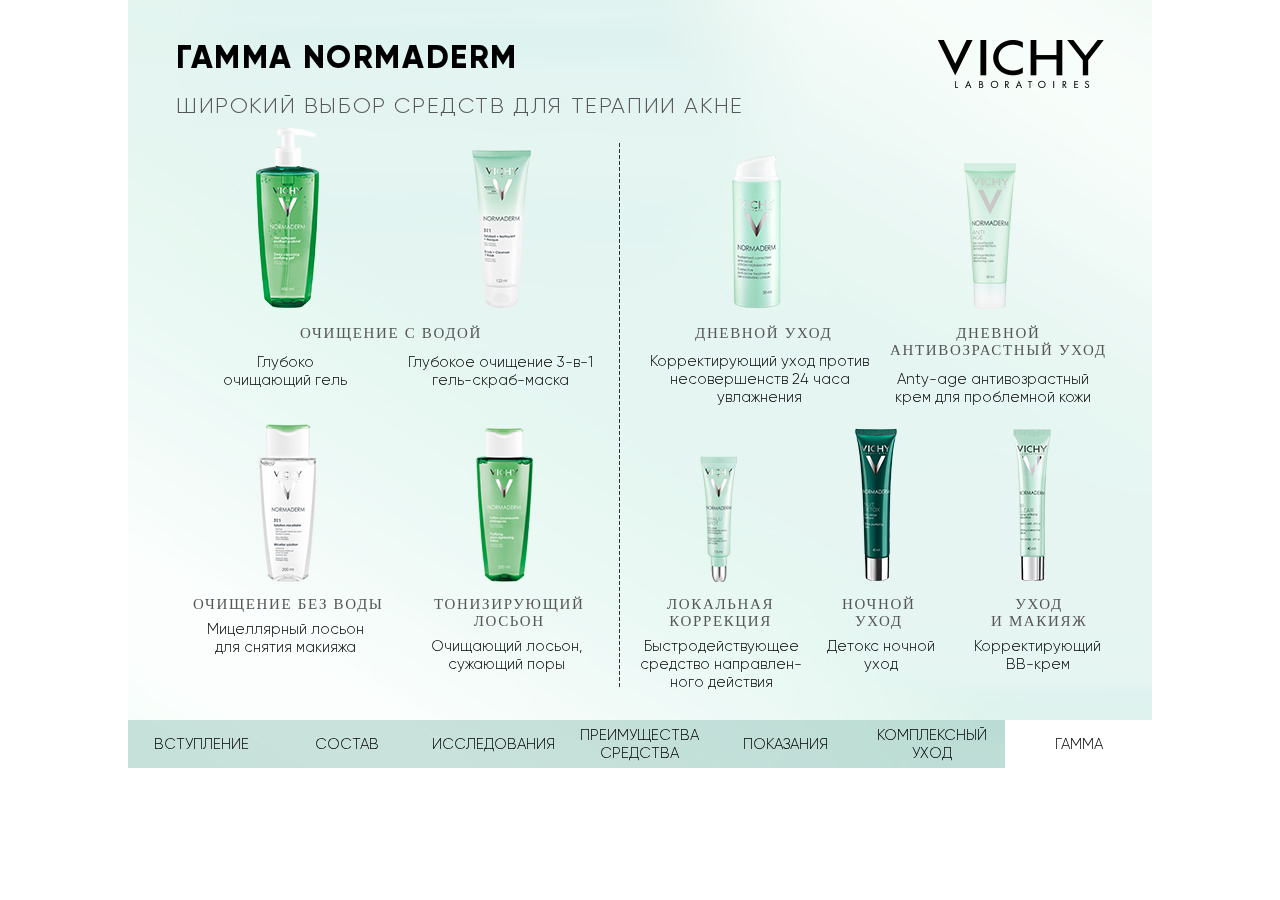
<file: 07/index.html>
<!DOCTYPE html>
<html xmlns="http://www.w3.org/1999/xhtml">
<head>
    <meta charset="utf-8"/>
    <title></title>
    <link rel="stylesheet" href="../css/style.css" type="text/css" media="screen, projection"/>
    <link rel="stylesheet" href="../css/animate.css" type="text/css" media="screen, projection"/>
    <script type="text/javascript" src="../js/app.js"></script>
    <script type="text/javascript" src="../js/script.js"></script>
</head>

<body>
<div id="page">
    <div class="main-m">
        <li><a href="../index.html"><span>вступление</span></a></li>
        <li><a href="../02/index.html"><span>состав</span></a></li>
        <li><a href="../03/index.html"><span>исследования</span></a></li>
        <li><a href="../04/index.html"><span>преимущества<br>средства</span></a></li>
        <li><a href="../05/index.html"><span>показания</span></a></li>
        <li><a href="../06/index.html"><span>комплексный<br>уход</span></a></li>
        <li class="ac"><a href="index.html"><span>гамма</span></a></li>
    </div>
    <div class="bb sld7">
        <div class="bb s0">
            <div class="text1">
                <p class="bold32">ГАММА NORMADERM</p>
                <p class="light22">ШИРОКИЙ ВЫБОР СРЕДСТВ ДЛЯ ТЕРАПИИ АКНЕ​</p>
            </div>

            <div class="block block-1">
                <p class="title">ОЧИЩЕНИЕ С ВОДОЙ</p>
                <p class="subtitle subtitle-1"> Глубоко <br>очищающий гель</p>
                <p class="subtitle subtitle-2">Глубокое очищение 3-в-1 <br>гель-скраб-маска</p>
            </div>
            <div class="block block-2">
                <p class="title">ОЧИЩЕНИЕ БЕЗ ВОДЫ</p>
                <p class="subtitle">Мицеллярный лосьон <br>для снятия макияжа</p>
            </div>
            <div class="block block-3">
                <p class="title">ТОНИЗИРУЮЩИЙ <br>ЛОСЬОН</p>
                <p class="subtitle">Очищающий лосьон, <br>сужающий поры</p>
            </div>
            <div class="block block-4">
                <p class="title">ДНЕВНОЙ УХОД</p>
                <p class="subtitle">Корректирующий уход против <br>несовершенств 24 часа <br>увлажнения</p>
            </div>
            <div class="block block-5">
                <p class="title">ДНЕВНОЙ <br>АНТИВОЗРАСТНЫЙ УХОД</p>
                <p class="subtitle">Аnty-age антивозрастный <br>крем для проблемной кожи</p>
            </div>
            <div class="block block-6">
                <p class="title">ЛОКАЛЬНАЯ <br>КОРРЕКЦИЯ</p>
                <p class="subtitle">Быстродействующее <br>средство направлен-<br>ного действия</p>
            </div>
            <div class="block block-7">
                <p class="title">НОЧНОЙ <br>УХОД</p>
                <p class="subtitle">Детокс ночной <br>уход</p>
            </div>
            <div class="block block-8">
                <p class="title">УХОД <br>И МАКИЯЖ</p>
                <p class="subtitle">Корректирующий <br>ВВ-крем</p>
            </div>
        </div>
        
    </div>
</div>
</body>
</html>
</file>
<file: css/style.css>
@charset "UTF-8";
html,
body,
div,
span,
applet,
object,
iframe,
h1,
h2,
h3,
h4,
h5,
h6,
p,
blockquote,
pre,
a,
abbr,
acronym,
address,
big,
cite,
code,
del,
dfn,
em,
img,
ins,
kbd,
q,
s,
samp,
small,
strike,
strong,
sub,
sup,
tt,
var,
b,
u,
i,
center,
dl,
dt,
dd,
ol,
ul,
li,
fieldset,
form,
label,
legend,
table,
caption,
tbody,
tfoot,
thead,
tr,
th,
td,
article,
aside,
canvas,
details,
embed,
figure,
figcaption,
footer,
header,
hgroup,
menu,
nav,
output,
ruby,
section,
summary,
time,
mark,
audio,
video {
  margin: 0;
  padding: 0;
  border: 0;
  vertical-align: baseline;
}
body,
html {
  height: 100%;
}
body a,
html a {
  text-decoration: none;
}
body input,
html input {
  -webkit-appearance: none;
}
img,
fieldset,
a img {
  border: none;
}
input[type="submit"],
button {
  cursor: pointer;
}
input[type="submit"]::-moz-focus-inner,
button::-moz-focus-inner {
  padding: 0;
  border: 0;
}
textarea {
  overflow: auto;
}
input,
button {
  margin: 0;
  padding: 0;
  border: 0;
}
input,
textarea,
select,
button,
h1,
h2,
h3,
h4,
h5,
h6,
a,
span,
a:focus {
  outline: none;
}
div {
  outline: none !important;
}
* {
  outline: none !important;
}
ul,
ol {
  list-style-type: none;
}
img {
  vertical-align: top;
}
li {
  list-style: none;
}
@media only screen and (min-device-width: 320px) and (max-device-width: 480px) {
  * {
    -webkit-text-size-adjust: none;
  }
}
table {
  border-spacing: 0;
  border-collapse: collapse;
  width: 100%;
}
.clear {
  clear: both;
}
@font-face {
  font-family: Gilroy;
  src: url("../shared/Gilroy-ExtraBold.eot");
  src: url("../shared/Gilroy-ExtraBold.eot?#iefix") format("embedded-opentype"), url("../shared/Gilroy-ExtraBold.woff") format("woff"), url("../shared/Gilroy-ExtraBold.ttf") format("truetype");
  font-weight: normal;
  font-style: normal;
  font-weight: 700;
}
@font-face {
  font-family: Gilroy;
  src: url("../shared/Gilroy-Light.eot");
  src: url("../shared/Gilroy-Light.eot?#iefix") format("embedded-opentype"), url("../shared/Gilroy-Light.woff") format("woff"), url("../shared/Gilroy-Light.ttf") format("truetype");
  font-weight: normal;
  font-style: normal;
  font-weight: 300;
}
body {
  font-family: Gilroy;
}
* {
  -webkit-backface-visibility: hidden;
  -webkit-tap-highlight-color: transparent;
}
#page {
  width: 1024px;
  height: 768px;
  margin: auto;
  position: relative;
  overflow: hidden;
}
.bb {
  position: absolute;
  top: 0;
  left: 0;
  width: 100%;
  height: 100%;
}
.main-m {
  position: absolute;
  bottom: 0;
  left: 0;
  right: 0;
  z-index: 1;
  background: rgba(149, 197, 185, 0.5);
  height: 48px;
  *zoom: 1;
}
.main-m:after {
  content: " ";
  display: table;
  clear: both;
}
.main-m li {
  float: left;
  width: 14.28%;
  text-align: center;
}
.main-m li:last-child {
  overflow: hidden;
  width: auto;
  float: none;
}
.main-m li a {
  display: block;
  color: #000000;
  font-family: Gilroy;
  font-size: 15px;
  font-weight: 300;
  text-transform: uppercase;
}
.main-m li a span {
  display: table-cell;
  width: 170px;
  vertical-align: middle;
  height: 48px;
}
.main-m li.ac a {
  background: #ffffff;
}
.bold16 {
  font-size: 16px;
  font-weight: 800;
}
.bold18 {
  font-size: 18px;
  font-weight: 800;
}
.bold32 {
  font-size: 32px;
  font-weight: 800;
}
.bold24 {
  font-size: 24px;
  font-weight: 800;
}
.bold14 {
  font-size: 14px;
  font-weight: 800;
}
.bold22 {
  font-size: 22px;
  font-weight: 800;
}
.bold48 {
  font-size: 48px;
  font-weight: 800;
  letter-spacing: 7px;
}
.light16 {
  font-size: 16px;
}
.light18 {
  font-size: 18px;
}
.light20 {
  font-size: 20px;
}
.light22 {
  font-size: 22px;
}
.light24 {
  font-size: 24px;
}
.light28 {
  font-size: 28px;
}
.light32 {
  font-size: 32px;
}
.green {
  color: #7fc6aa;
}
.violet {
  color: #959595;
}
.grey {
  color: #74c3b0;
}
.blue {
  color: #007982;
}
.l-gold {
  color: #f4c087;
}
.x,
.pr-x {
  height: 101px;
  width: 100px;
  cursor: pointer;
}
.arrow {
  font-size: 32px;
  color: #007982;
}

.sld1 {
  background-image: url("../images/1/bg.jpg");
  }

  .sld1 .text1 {
    position: absolute;
    top: 455px;
    left: 518px;
    text-transform: uppercase;
  }
  .sld1 .text1 .light24 {
    margin-top: -6px;
    letter-spacing: 0.1em;
  }
  .sld1 .text1 .light20 {
    margin-top: 25px;
    white-space: nowrap;
    text-transform: none;
  }
  .sld1 .plus {
    background-image: url("../images/1/plus.png");
    height: 64px;
    width: 64px;
    cursor: pointer;
    position: absolute;
    top: 543px;
    left: 437px;
  }
  .sld1 .s1 {
    display: none;
    background-image: url("../images/1/bg2.jpg");
    z-index: 2;
    height: 100%;
    width: 100%;
    top: 0;
    left: 0;
  }
  .sld1 .s1 input[type=range] {
    position: relative;
    margin-left: 550px;
    margin-top: 380px;
    -webkit-appearance: none;
    width: 570px;
    border-radius: 30px;
    -webkit-transform: rotate(-90deg);
    -moz-transform: rotate(-90deg);
    transform: rotate(-90deg);
    overflow: hidden;
  }
  .sld1 .s1 input[type=range]:focus {
    outline: none;
  }
  .sld1 .s1 input[type=range]::-webkit-slider-runnable-track {
    width: 100%;
    height: 39px;
    cursor: pointer;
    box-shadow: 0px 0px 0px #000000;
    border-radius: 30px;
    border: 2px solid #bce3d8;
    box-shadow: 0 0 15px rgba(0, 0, 0, 0.2) inset;
  }
  .sld1 .s1 input[type=range]::-webkit-slider-thumb {
    position: relative;
    z-index: 10;
    height: 40px;
    width: 40px;
    border-radius: 25px;
    cursor: pointer;
    -webkit-appearance: none;
    margin-top: -2px;
    background-image: url('../images/1/handle.png');
  }
  .sld1 .s1 .light18 {
    position: absolute;
    top: 90px;
    left: 50px;
    letter-spacing: 0.08em;
  }
  .sld1 .s1 .title1 {
    position: absolute;
    top: 115px;
    left: 50px;
    text-transform: uppercase;
  }
  .sld1 .s1 .title2 {
    display: none;
    position: absolute;
    top: 42px;
    left: 50px;
    letter-spacing: 0.08em;
  }
  .sld1 .s1 .title2 .light18 {
    position: static;
    margin: 0;
    margin-top: 12px;
  }
  .sld1 .s1 .list {
    position: absolute;
    top: 240px;
    left: 65px;
    width: 270px;
    text-transform: uppercase;
  }
  .sld1 .s1 .list .li1 {
    position: absolute;
    top: 5px;
    left: 0;
  }
  .sld1 .s1 .list .li2 {
    position: absolute;
    top: 165px;
    left: 0;
  }
  .sld1 .s1 .list .li3 {
    position: absolute;
    top: 345px;
    left: 0;
  }
  .sld1 .s1 .x {
    background-image: url("../images/1/x.png");
    height: 101px;
    width: 100px;
    cursor: pointer;
    top: 88px;
    right: 20px;
    position: absolute;
  }

  .sld1 .s1 .scale {
    position: absolute;
    top: 128px;
    right: 139px;
    width: 74px;
    height: 535px;
    background-image: url('../images/1/scale.png');
  }

  .sld1 .s1 .lotion {
    display: none;
    position: absolute;
    bottom: 0;
    right: 0;
    width: 454px;
    height: 600px;
    background-image: url('../images/1/lotion.png');
  }
  .sld1 .s1 .range-plus {
    display: none;
    position: absolute;
    z-index: 10;
    right: 143px;
    width: 92px;
    height: 92px;
    background-image: url('../images/1/range-plus.png');
    background-position: center center;
    background-size: 80%;
    background-repeat: no-repeat;
    cursor: pointer;
  }

.sld2 {
  background-image: url("../images/2/bg.jpg");
  position: relative;
  letter-spacing: 0.1em;
  }

  .sld2 .text1 {
    position: absolute;
    top: 37px;
    left: 48px;
    text-transform: uppercase;
  }
  .sld2 .text1 .light22 {
    margin-top: 22px;
  }
  .sld2 ul {
    position: absolute;
    z-index: 1;
  }
  .sld2 ul > li {
    text-align: right;
    text-transform: uppercase;
  }
  .sld2 .rect-1 {
    position: absolute;
    top: 173px;
    left: 18px;
    width: 701px;
    height: 273px;
    background-image: url('../images/2/rect-1.png');
  }
  .sld2 .list1 {
    top: 210px;
    left: 50px;
    width: 260px;
    z-index: 1;
  }
  .sld2 .list1 .li2 {
    margin-top: 30px;
    letter-spacing: 1.1px;
  }
  .sld2 .list1 .li3 {
    margin-top: 26px;
  }
  .sld2 .list1 .li4 {
    margin-top: 26px;
  }
  .sld2 .plus {
    position: absolute;
    width: 92px;
    height: 92px;
    background-image: url('../images/2/plus.png');
    top: -30px;
    right: -89px;
    cursor: pointer;
  }
  .sld2 .popup1 {
    display: none;
    position: absolute;
    top: 173px;
    left: 18px;
    width: 701px;
    height: 273px;
    z-index: 0;
    background-image: url('../images/2/popup1.png');
  }
  .sld2 .popup-list {
    position: absolute;
    letter-spacing: 0;
  }
  .sld2 .popup-list > li {
    text-transform: none;
    text-align: left;
  }
  .sld2 .popup1 .popup-list {
    top: 102px;
    right: 155px;
  }
  .sld2 .popup1 .popup-list .li1 {
    margin-bottom: 8px;
  }
  .sld2 .popup1 .popup-list .li2 {
    margin-bottom: 8px;
  }
  .sld2 .list2 {
    top: 507px;
    left: 50px;
    width: 260px;
  }
  .sld2 .list2 .li2 {
    margin-top: 34px;
  }
  .sld2 .popup2 {
    display: none;
    position: absolute;
    top: 475px;
    left: 18px;
    width: 497px;
    height: 176px;
    z-index: 0;
    background-image: url('../images/2/popup2.png');
  }
  .sld2 .popup2 .popup-list {
    position: absolute;
    top: 102px;
    right: 100px;
  }
  .sld2 .list3 {
    top: 575px;
    right: 275px;
    width: 235px;
  }
  .sld2 .list3 .li1 {
    margin-bottom: 30px;
  }
  .sld2 .popup3 {
    display: none;
    position: absolute;
    top: 540px;
    right: 19px;
    width: 494px;
    height: 173px;
    z-index: 0;
    background-image: url('../images/2/popup3.png');
  }
  .sld2 .popup3 .popup-list {
    position: absolute;
    top: 102px;
    right: 74px;
  }
  .sld2 .list4 {
    top: 205px;
    right: 90px;
  }
  .sld2 .list4 .li1 {
    margin-bottom: 35px;
  }

.sld3 .s0 {
  position: relative;
  width: 100%;
  height: 100%;
  background-image: url('../images/3/bg1.jpg');
}

  .sld3 .text1,
  .sld4 .text1,
  .sld5 .text1,
  .sld6 .text1,
  .sld7 .text1 {
    position: absolute;
    top: 37px;
    left: 48px;
    text-transform: uppercase;
    letter-spacing: 0.1em;
  }
  .sld3 .s0 .text1 .light22,
  .sld3 .s1 .text1 .light22,
  .sld3 .s1-1 .text1 .light22,
  .sld3 .s2 .text1 .light22,
  .sld3 .s2-1 .text1 .light22,
  .sld3 .s3 .text1 .light22,
  .sld3 .s3-1 .text1 .light22,
  .sld3 .s3-2 .text1 .light22,
  .sld3 .s3-3 .text1 .light22,
  .sld3 .s3-4 .text1 .light22,
  .sld3 .s4 .text1 .light22,
  .sld4 .s0 .text1 .light22,
  .sld5 .s0 .text1 .light22,
  .sld6 .text1 .light22,
  .sld7 .text1 .light22 {
    color: #565656;
  }
  
  .sld3 .s0 .text1 .light22,
  .sld3 .s3 .text1 .light22,
  .sld3 .s3-1 .text1 .light22,
  .sld3 .s3-2 .text1 .light22,
  .sld3 .s3-3 .text1 .light22,
  .sld3 .s3-4 .text1 .light22,
  .sld3 .s4 .text1 .light22,
  .sld3 .s5 .text1 .light22,
  .sld4 .s0 .text1 .light22,
  .sld5 .s0 .text1 .light22,
  .sld6 .s0 .text1 .light22,
  .sld7 .s0 .text1 .light22 {
    margin-top: 16px;
  }
  .sld3 .s0 .button {
    position: absolute;
    top: 180px;
    width: 439px;
    height: 90px;
    text-transform: uppercase;
    text-align: center;
    vertical-align: middle;
    background-image: url('../images/3/white-btn.png');
    cursor: pointer;
  }
  .sld3 .s0 .button .bold22 {
    margin-top: 32px;
  }
  .sld3 .s0 .button-c {
    left: 35px;
  }
  .sld3 .s0 .button-m {
    left: 508px;
  }
  .sld3 .s0 .block {
    position: absolute;
    text-align: center;
  }
  .sld3 .s0 .block .title {
    letter-spacing: 0.1em;
    text-transform: uppercase;
  }
  .sld3 .s0 .block .bl-item {
    position: absolute;
    top: 55px;
    font-size: 12px;
    width: 130px;
  }
  .sld3 .s0 .block .bl-item .plus{
    position: absolute;
    top: 80px;
    left: 37px;
    width: 52px;
    height: 52px;
    background-image: url('../images/3/plus.png');
    cursor: pointer;
  }
  .sld3 .s0 .block-1 {
    top: 285px;
    left: 115px;
  }
  .sld3 .s0 .block .bl-item-left{
    left: 3px;
  }
  .sld3 .s0 .block .bl-item-right{
    right: 12px;
  }
  .sld3 .s0 .block .bl-item-center{
    top: 52px;
    left: 76px;
  }
  .sld3 .s0 .block-2 {
    top: 495px;
    left: 115px;
  }
  .sld3 .s0 .block-3 {
    top: 285px;
    left: 600px;
  }
  .sld3 .s0 .block-3 .bl-item .plus {
    top: -8px;
    left: 20px;
  }
  .sld3 .s0 .lotion {
    /* display: none; */
    position: absolute;
    bottom: 0;
    right: 120px;
    width: 357px;
    height: 383px;
    background-image: url('../images/3/lotion.png');
    animation-duration: 1.5s;
  }


  .sld3 .s1 {
    display: none;
    background-image: url('../images/3/bg2u.jpg');
  }

  .sld3 .s1 .button,
  .sld3 .s2 .button {
    position: absolute;
    top: 180px;
    width: 488px;
    height: 98px;
    text-transform: uppercase;
    text-align: center;
    letter-spacing: 0.05em;
    cursor: pointer;
  }
  .sld3 .s1 .button .light18,
  .sld3 .s2 .button .light18 {
    margin-top: 38px;
  }
  .sld3 .s1 .button-on {
    left: 34px;
    background-image: url('../images/3/btn-on.png');
  }
  .sld3 .s1 .button-off {
    left: 500px;
    background-image: url('../images/3/btn-off.png');
  }
  .sld3 .s1 .x,
  .sld3 .s2 .x {
    position: absolute;
    top: 90px;
    right: 20px;
    width: 100px;
    height: 101px;
    background-image: url('../images/3/x.png');
    cursor: pointer;
  }
  .sld3 .s1 .scale,
  .sld3 .s2 .scale {
    position: absolute;
    top: 285px;
    left: 78px;
    width: 898px;
    height: 349px;
    background-image: url('../images/3/scale.png');
  }
  .sld3 .s1 .scale-sub,
  .sld3 .s2 .scale-sub {
    position: absolute;
    left: -20px;
    top: 445px;
    transform: rotate(-90deg);
  }
  .sld3 .s1 .scale-sub {
    left: -32px;
  }
  .sld3 .s1 .graph,
  .sld3 .s2 .graph {
    position: absolute;
    top: 337px;
    width: 220px;
    height: 326px;
    z-index: 1;
  }
  .sld3 .s1 .graph .rect-full,
  .sld3 .s2 .graph .rect-full {
    position: absolute;
    top: 0;
    left: 0;
    width: 58px;
    height: 288px;
  }
  .sld3 .s1 .graph .gr-item,
  .sld3 .s2 .graph .gr-item {
    position: absolute;
    top: 0;
    left: 67px;
    width: 58px;
    height: 100%;
  }
  .sld3 .s1 .graph .col,
  .sld3 .s2 .graph .col {
    position: absolute;
    top: 0;
    left: 0;
    width: 15px;
    margin-left: 21px;
    background-size: 100% 100%;
    
  }
  .sld3 .s1 .graph .gr-item .col-e,
  .sld3 .s2 .graph .gr-item .col-e,
  .sld3 .s3-1 .table .graph .gr-item .col-e {
    height: 0px;
  }
  .sld3 .s1 .graph .rect,
  .sld3 .s2 .graph .rect {
    position: absolute;
    bottom: 38px;
    left: 0;
    width: 58px;
    background-size: 100% 100%;
  }
  .sld3 .s1 .graph .gr-item .rect-f,
  .sld3 .s2 .graph .gr-item .rect-f {
    height: 288px;
  }
  .sld3 .s1 .graph .number,
  .sld3 .s2 .graph .number {
    position: absolute;
    font-size: 56px;
  }
  .sld3 .s1 .graph .number span,
  .sld3 .s2 .graph .number span {
    font-size: 32px;
  }
  .sld3 .s1 .graph .subtitle,
  .sld3 .s2 .graph .subtitle {
    position: absolute;
    bottom: 0;
    left: 30px;
  }
  .sld3 .s1 .graph-1,
  .sld3 .s2 .graph-1 {
    left: 187px;
  }
  .sld3 .s1 .graph-1 .rect-full,
  .sld3 .s2 .graph-1 .rect-full {
    background-image: url('../images/3/rect-violet.png');
  }
  .sld3 .s1 .graph-1 .col-1 {
    height: 193px;
    transition: 1s;
    background-image: url('../images/3/col-violet.png');
  }
  .sld3 .s1 .graph-1 .rect-1 {
    height: 95px;
    transition: 1s;
    background-image: url('../images/3/rect-violet.png');
  }
  .sld3 .s1 .graph-1 .number {
    top: 63px;
    right: 0;
  }
  .sld3 .s1 .graph-2,
  .sld3 .s2 .graph-2 {
    left: 480px;
  }
  .sld3 .s1 .graph-2 .rect-full,
  .sld3 .s2 .graph-2 .rect-full {
    background-image: url('../images/3/rect-grey.png');
  }
  .sld3 .s1 .graph-2 .col-2 {
    height: 215px;
    transition: 1s;
    background-image: url('../images/3/col-grey.png');
  }
  .sld3 .s1 .graph-2 .rect-2 {
    height: 73px;
    transition: 1s;
    background-image: url('../images/3/rect-grey.png');
  }
  .sld3 .s1 .graph-2 .number {
    top: 75px;
    right: 12px;
  }
  .sld3 .s1 .graph-3,
  .sld3 .s2 .graph-3 {
    left: 732px;
  }
  .sld3 .s1 .graph-3 .rect-full,
  .sld3 .s2 .graph-3 .rect-full {
    background-image: url('../images/3/rect-blue.png');
  }
  .sld3 .s1 .graph-3 .col-3 {
    height: 203px;
    transition: 1s;
    background-image: url('../images/3/col-blue.png');
  }
  .sld3 .s1 .graph-3 .rect-3 {
    height: 85px;
    transition: 1s;
    background-image: url('../images/3/rect-blue.png');
  }
  .sld3 .s1 .graph-3 .number {
    top: 74px;
    right: 10px;
  }
  .sld3 .s1 .rects-l {
    position: absolute;
    top: 313px;
    left: 231px;
    width: 649px;
    height: 337px;
    background-image: url('../images/3/d1-loupe.png');
    z-index: 0;
    opacity: 0.4;
  }
  .sld3 .p {
    position: absolute;
    top: 256px;
    right: 18px;
    width: 100px;
    height: 101px;
    background-image: url('../images/3/p.png');
    z-index: 2;
    cursor: pointer;
  }
  .sld3 .loupe {
    position: absolute;
    top: 300px;
    right: 70px;
    width: 522px;
    height: 340px;
    border: 2px solid #74c3b0;
    z-index: 1;
  }
  .sld3 .sub {
    position: absolute;
    top: 605px;
    left: 875px;
  }

  .sld3 .protocol {
    display: none;
    position: absolute;
    left: 0;
    top: 0;
    width: 100%;
    height: 720px;
    z-index: 100;
    background-color: rgba(255, 255, 255, 0.6);
  }
  .sld3 .protocol .popup {
    position: absolute;
    left: 48px;
    top: 97px;
    width: 928px;
    height: 599px;
    background-image: url('../images/3/bgp.png');
  }
  .sld3 .protocol .text1 {
    color: #707a78;
  }
  .sld3 .protocol .text2 {
    position: absolute;
    top: 18px;
    left: 24px;
  }
  .sld3 .protocol .text2 .title {
    margin-bottom: 35px;
  }
  .sld3 .protocol .text2 .row {
    margin-bottom: 8px;
  }
  .sld3 .protocol .group {
    position: absolute;
    left: 80px;
    width: 725px;
    height: 103px;
  }
  .sld3 .protocol .group .name {
    letter-spacing: 0.1em;
  }
  .sld3 .protocol .group .meds {
    position: absolute;
    top: 2px;
    left: 160px;
  }
  .sld3 .protocol .group .meds-2 {
    top: 35px;
  }
  .sld3 .protocol .group .time {
    position: absolute;
    font-size: 14px;
    white-space: nowrap;
    top: 2px;
    left: 570px;
  }
  .sld3 .protocol .group .time-2 {
    top: 35px;
  }
  .sld3 .protocol .group-a {
    top: 293px;
  }
  .sld3 .protocol .group-b {
    top: 397px;
  }
  .sld3 .protocol .group-c {
    top: 500px;
  }
  .sld3 .protocol .pr-x {
    position: absolute;
    top: -10px;
    right: 0px;
    background-image: url("../images/3/x.png");
  }
  .sld3 .protocol .bottle {
    position: absolute;
    top: -6px;
    right: -75px;
    width: 26px;
    height: 88px;
    background-image: url('../images/3/bottle.png');
  }


  .sld3 .s2 {
    display: none;
    background-image: url('../images/3/bg2u.jpg');
  }
  .sld3 .s2 .button-off {
    left: 34px;
    background-image: url('../images/3/btn-off.png');
  }
  .sld3 .s2 .button-on {
    left: 500px;
    background-image: url('../images/3/btn-on.png');
  }
  .sld3 .s2 .graph-1 {
    top: 383px;
    height: 280px;
  }
  .sld3 .s2 .graph-1 .col-1 {
    height: 122px;
    transition: 1s;
    background-image: url('../images/3/col-violet.png');
  }
  .sld3 .s2 .graph-1 .rect-full {
    height: 242px;
  }
  .sld3 .s2 .graph-1 .gr-item .rect-f {
    height: 244px;
  }
  .sld3 .s2 .graph-1 .rect-1 {
    height: 121px;
    transition: 1s;
    background-image: url('../images/3/rect-violet.png');
  }
  .sld3 .s2 .graph-1 .number {
    top: 27px;
    right: 0;
  }
  .sld3 .s2 .graph-2 .col-2 {
    height: 192px;
    transition: 1s;
    background-image: url('../images/3/col-grey.png');
  }
  .sld3 .s2 .graph-2 .rect-2 {
    height: 96px;
    transition: 1s;
    background-image: url('../images/3/rect-grey.png');
  }
  .sld3 .s2 .graph-2 .number {
    top: 66px;
    right: 4px;
  }
  .sld3 .s2 .graph-3 .col-3 {
    height: 179px;
    transition: 1s;
    background-image: url('../images/3/col-blue.png');
  }
  .sld3 .s2 .graph-3 .rect-3 {
    height: 109px;
    transition: 1s;
    background-image: url('../images/3/rect-blue.png');
  }
  .sld3 .s2 .graph-3 .number {
    top: 64px;
    right: 2px;
  }
  .sld3 .s2 .rects-l {
    position: absolute;
    top: 313px;
    left: 231px;
    width: 650px;
    height: 337px;
    background-image: url('../images/3/d2-loupe.png');
    z-index: 0;
    opacity: 0.4;
  }

  .sld3 .s3 {
    display: none;
    background-image: url('../images/3/bg3.jpg');
  } 
  .sld3 .s3 .block {
    position: absolute;
    left: 48px;
    width: 928px;
    height: 62px;
  }
  .sld3 .s3 .arrow {
    position: absolute;
    top: 12px;
    left: 20px;
  }
  .sld3 .s3 .ttl {
    position: absolute;
    top: 20px;
    left: 60px;
  }
  .sld3 .s3 .descr {
    position: absolute;
    top: 22px;
    left: 380px;
  }
  .sld3 .s3 .plus {
    position: absolute;
    top: -15px;
    right: -21px;
    width: 92px;
    height: 92px;
    background-image: url('../images/3/plus-inv.png');
    cursor: pointer;
  }
  .sld3 .s3 .block-1 {
    top: 317px;
  }
  .sld3 .s3 .block-2 {
    top: 389px;
  }
  .sld3 .s3 .block-3 {
    top: 461px;
  }
  .sld3 .s3 .x,
  .sld3 .s3-1 .x,
  .sld3 .s3-2 .x,
  .sld3 .s3-3 .x {
    position: absolute;
    top: 155px;
    right: 24px;
    background-image: url("../images/3/x.png");
  }
  .sld3 .s3 .p {
    top: 605px;
    right: 21px;
  }


  .sld3 .s3-1 {
    display: none;
    background-image: url('../images/3/bg2u.jpg');
  }
  .sld3 .s3-1 .head {
    position: absolute;
    top: 215px;
    left: 0;
    width: 100%;
    height: 20px;
  }
  .sld3 .s3-1 .title {
    position: absolute;
    top: 0;
  }
  .sld3 .s3-1 .title-1 {
    left: 235px;
  }
  .sld3 .s3-1 .title-2 {
    left: 660px;
  }
  .sld3 .s3-1 .table {
    position: absolute;
    top: 255px;
  }
  .sld3 .s3-1 .table-left {
    left: 48px;
    width: 455px;
    height: 349px;
    background-image: url('../images/3/scale1.png');
  }
  .sld3 .s3-1 .table-right {
    left: 505px;
    width: 467px;
    height: 343px;
    background-image: url('../images/3/scale2.png');
  }
  .sld3 .s3-1 .table .graph {
    position: absolute;
    top: 3px;
    width: 105px;
    height: 100%;
    z-index: 1;
  }
  .sld3 .s3-1 .table-left .graph-1 {
    left: 52px;
  }
  .sld3 .s3-1 .table-left .graph-2 {
    left: 169px;
  }
  .sld3 .s3-1 .table-left .graph-3 {
    left: 284px;
  }
  .sld3 .s3-1 .graph .gr-item {
    position: absolute;
    bottom: 20px;
    width: 32px;
    height: 100%;
  }
  .sld3 .s3-1 .graph .gr-item-0,
  .sld3 .s3-1 .graph .gr-item-2,
  .sld3 .s3-1 .graph .gr-item-4 {
    left: 0;
  }
  .sld3 .s3-1 .graph .gr-item-1,
  .sld3 .s3-1 .graph .gr-item-3,
  .sld3 .s3-1 .graph .gr-item-5 {
    left: 55px;
  }
  .sld3 .s3-1 .table .graph .rect {
    position: absolute;
    bottom: 0;
    left: 0;
    width: 32px;
    background-size: 100% 100%;
  }
  .sld3 .s3-1 .table .graph-1 .rect {
    background-image: url('../images/3/rect-violet.png');
  }
  .sld3 .s3-1 .table .graph-2 .rect {
    background-image: url('../images/3/rect-grey.png');
  }
  .sld3 .s3-1 .table .graph-3 .rect {
    background-image: url('../images/3/rect-blue.png');
  }
  .sld3 .s3-1 .table .graph .col {
    position: absolute;
    top: 0;
    left: 0;
    width: 15px;
    margin-left: 8px;
    /* background-size: 100% 100%; */
    background-position: 0 0;
  }
  .sld3 .s3-1 .table .graph-1 .col {
    background-image: url('../images/3/col-violet.png');
  }
  .sld3 .s3-1 .table .graph-2 .col {
    background-image: url('../images/3/col-grey.png');
  }
  .sld3 .s3-1 .table .graph-3 .col {
    background-image: url('../images/3/col-blue.png');
  }
  
  .sld3 .s3-1 .table-left .graph-1 .gr-item-0 .rect-0 {
    height: 267px;
    transition: 1s;
  }
  .sld3 .s3-1 .table-left .graph-1 .gr-item-0,
  .sld3 .s3-1 .table-left .graph-1 .gr-item-0 .rect-f {
    height: 288px;
  }
  
  .sld3 .s3-1 .table-left .graph-1 .gr-item-1 .rect-1 {
    height: 201px;
    transition: 1s;
  }
  .sld3 .s3-1 .table-left .graph-1 .gr-item-1,
  .sld3 .s3-1 .table-left .graph-1 .gr-item-1 .rect-f {
    height: 233px;
  }
  
  .sld3 .s3-1 .table-left .graph-2 .gr-item-2 .rect-2 {
    height: 279px;
    transition: 1s;
  }
  .sld3 .s3-1 .table-left .graph-2 .gr-item-2,
  .sld3 .s3-1 .table-left .graph-2 .gr-item-2 .rect-f {
    height: 293px;
  }
  
  .sld3 .s3-1 .table-left .graph-2 .gr-item-3 .rect-3 {
    height: 183px;
    transition: 1s;
  }
  .sld3 .s3-1 .table-left .graph-2 .gr-item-3,
  .sld3 .s3-1 .table-left .graph-2 .gr-item-3 .rect-f {
    height: 221px;
  }
  
  .sld3 .s3-1 .table-left .graph-3 .gr-item-4 .rect-4 {
    height: 279px;
    transition: 1s;
  }
  .sld3 .s3-1 .table-left .graph-3 .gr-item-4,
  .sld3 .s3-1 .table-left .graph-3 .gr-item-4 .rect-f {
    height: 303px;
  }
  .sld3 .s3-1 .table-left .graph-3 .gr-item-5 .rect-5 {
    height: 183px;
    transition: 1s;
  }
  .sld3 .s3-1 .table-left .graph-3 .gr-item-5,
  .sld3 .s3-1 .table-left .graph-3 .gr-item-5 .rect-f {
    height: 207px;
  }
  .sld3 .s3-1 .table-left .graph-1 .gr-item-0 .col-0 {
    height: 22px;
    transition: 1s;
  }
  .sld3 .s3-1 .table-left .graph-1 .gr-item-1 .col-1 {
    height: 33px;
    transition: 1s;
  }
  .sld3 .s3-1 .table-left .graph-2 .gr-item-2 .col-2 {
    height: 15px;
    transition: 1s;
  }
  .sld3 .s3-1 .table-left .graph-2 .gr-item-3 .col-3 {
    height: 39px;
    transition: 1s;
  }
  .sld3 .s3-1 .table-left .graph-3 .gr-item-4 .col-4 {
    height: 24px;
    transition: 1s;
  }
  .sld3 .s3-1 .table-left .graph-3 .gr-item-5 .col-5 {
    height: 24px;
    transition: 1s;
  }
  .sld3 .s3-1 .table .graph .gr-item .col-e {
    height: 0px;
  }
  .sld3 .s3-1 .graph .number,
  .sld3 .s3-1 .graph .number {
    position: absolute;
    font-size: 32px;
    left: 37px;
    top: 56px;
  }
  .sld3 .s3-1 .graph .number span,
  .sld3 .s3-1 .graph .number span {
    font-size: 24px;
  }
  .sld3 .s3-1 .graph .subtitle,
  .sld3 .s3-1 .graph .subtitle {
    position: absolute;
    bottom: -33px;
    left: 5px;
  }
  .sld3 .s3-1 .table-left .sub {
    position: absolute;
    top: auto;
    left: auto;
    bottom: 12px;
    right: -6px;
  }
  .sld3 .s3-1 .table .loupe {
    position: absolute;
    top: 0px;
    right: 68px;
    width: 228px;
    height: 354px;
  }
  .sld3 .s3-1 .table-right .graph-1 {
    left: 67px;
  }
  .sld3 .s3-1 .table-right .graph-2 {
    left: 184px;
  }
  .sld3 .s3-1 .table-right .graph-3 {
    left: 299px;
  }
  .sld3 .s3-1 .table-right .graph-1 .gr-item-0 .rect-0 {
    height: 128px;
    transition: 1s;
  }
  .sld3 .s3-1 .table-right .graph-1 .gr-item-0,
  .sld3 .s3-1 .table-right .graph-1 .gr-item-0 .rect-f {
    height: 265px;
  }
  
  .sld3 .s3-1 .table-right .graph-1 .gr-item-1 .rect-1 {
    height: 95px;
    transition: 1s;
  }
  .sld3 .s3-1 .table-right .graph-1 .gr-item-1,
  .sld3 .s3-1 .table-right .graph-1 .gr-item-1 .rect-f {
    height: 162px;
  }
  
  .sld3 .s3-1 .table-right .graph-2 .gr-item-2 .rect-2 {
    height: 128px;
    transition: 1s;
  }
  .sld3 .s3-1 .table-right .graph-2 .gr-item-2,
  .sld3 .s3-1 .table-right .graph-2 .gr-item-2 .rect-f {
    height: 169px;
  }
  
  .sld3 .s3-1 .table-right .graph-2 .gr-item-3 .rect-3 {
    height: 81px;
    transition: 1s;
  }
  .sld3 .s3-1 .table-right .graph-2 .gr-item-3,
  .sld3 .s3-1 .table-right .graph-2 .gr-item-3 .rect-f {
    height: 128px;
  }
  
  .sld3 .s3-1 .table-right .graph-3 .gr-item-4 .rect-4 {
    height: 128px;
    transition: 1s;
  }
  .sld3 .s3-1 .table-right .graph-3 .gr-item-4,
  .sld3 .s3-1 .table-right .graph-3 .gr-item-4 .rect-f {
    height: 167px;
  }
  .sld3 .s3-1 .table-right .graph-3 .gr-item-5 .rect-5 {
    height: 81px;
    transition: 1s;
  }
  .sld3 .s3-1 .table-right .graph-3 .gr-item-5,
  .sld3 .s3-1 .table-right .graph-3 .gr-item-5 .rect-f {
    height: 123px;
  }
  .sld3 .s3-1 .table-right .graph-1 .gr-item-0 .col-0 {
    height: 137px;
    transition: 1s;
  }
  .sld3 .s3-1 .table-right .graph-1 .gr-item-1 .col-1 {
    height: 67px;
    transition: 1s;
  }
  .sld3 .s3-1 .table-right .graph-2 .gr-item-2 .col-2 {
    height: 42px;
    transition: 1s;
  }
  .sld3 .s3-1 .table-right .graph-2 .gr-item-3 .col-3 {
    height: 47px;
    transition: 1s;
  }
  .sld3 .s3-1 .table-right .graph-3 .gr-item-4 .col-4 {
    height: 39px;
    transition: 1s;
  }
  .sld3 .s3-1 .table-right .graph-3 .gr-item-5 .col-5 {
    height: 42px;
    transition: 1s;
  }
  .sld3 .s3-1 .table-right .graph .gr-item .col-e {
    height: 0px;
  }
  .sld3 .s3-1 .table-right .graph .number {
    left: 34px;
    top: 115px;
  }
  .sld3 .s3-1 .table-right .subtitle {
    bottom: -39px;
  }
  .sld3 .s3-1 .table-right .sub {
    top: auto;
    left: auto;
    bottom: 6px;
    right: -6px;
  }
  .sld3 .s3-1 .rects-l {
    position: absolute;
    top: 338px;
    left: 133px;
    width: 780px;
    height: 282px;
    background-image: url('../images/3/d4-loupe.png');
    z-index: 0;
    opacity: 0.4;
  }


  .sld3 .s3-2 {
    display: none;
    background-image: url('../images/3/bg2u.jpg');
  }
  .sld3 .s3-2 .table,
  .sld3 .s3-3 .table {
    position: absolute;
    top: 254px;
    left: 80px;
    width: 895px;
    height: 343px;
    background-image: url('../images/3/scale3.png');
  }
  .sld3 .s3-2 .table .graph,
  .sld3 .s3-3 .table .graph {
    position: absolute;
    top: 3px;
    width: 205px;
    height: 100%;
    z-index: 1;
  }
  .sld3 .s3-2 .table .graph-1,
  .sld3 .s3-3 .table .graph-1 {
    left: 107px;
  }
  .sld3 .s3-2 .table .graph-2,
  .sld3 .s3-3 .table .graph-2 {
    left: 400px;
  }
  .sld3 .s3-2 .table .graph-3,
  .sld3 .s3-3 .table .graph-3 {
    left: 640px;
  }
  .sld3 .s3-2 .graph .gr-item,
  .sld3 .s3-3 .graph .gr-item {
    position: absolute;
    bottom: 15px;
    width: 58px;
    height: 100%;
  }
  .sld3 .s3-2 .graph .gr-item-0,
  .sld3 .s3-2 .graph .gr-item-2,
  .sld3 .s3-2 .graph .gr-item-4,
  .sld3 .s3-3 .graph .gr-item-0,
  .sld3 .s3-3 .graph .gr-item-2,
  .sld3 .s3-3 .graph .gr-item-4 {
    left: 0;
  }
  .sld3 .s3-2 .graph .gr-item-1,
  .sld3 .s3-2 .graph .gr-item-3,
  .sld3 .s3-2 .graph .gr-item-5,
  .sld3 .s3-3 .graph .gr-item-1,
  .sld3 .s3-3 .graph .gr-item-3,
  .sld3 .s3-3 .graph .gr-item-5 {
    left: 67px;
  }
  .sld3 .s3-2 .table .graph .rect,
  .sld3 .s3-3 .table .graph .rect {
    position: absolute;
    bottom: 0;
    left: 0;
    width: 58px;
    background-size: 100% 100%;
  }
  .sld3 .s3-2 .table .graph-1 .rect,
  .sld3 .s3-3 .table .graph-1 .rect {
    background-image: url('../images/3/rect-violet.png');
  }
  .sld3 .s3-2 .table .graph-2 .rect,
  .sld3 .s3-3 .table .graph-2 .rect {
    background-image: url('../images/3/rect-grey.png');
  }
  .sld3 .s3-2 .table .graph-3 .rect,
  .sld3 .s3-3 .table .graph-3 .rect {
    background-image: url('../images/3/rect-blue.png');
  }
  .sld3 .s3-2 .table .graph .col,
  .sld3 .s3-3 .table .graph .col {
    position: absolute;
    top: 0;
    left: 0;
    width: 15px;
    margin-left: 20px;
    /* background-size: 100% 100%; */
    background-position: 0 0;
  }
  .sld3 .s3-2 .table .graph-1 .col,
  .sld3 .s3-3 .table .graph-1 .col {
    background-image: url('../images/3/col-violet.png');
  }
  .sld3 .s3-2 .table .graph-2 .col,
  .sld3 .s3-3 .table .graph-2 .col {
    background-image: url('../images/3/col-grey.png');
  }
  .sld3 .s3-2 .table .graph-3 .col,
  .sld3 .s3-3 .table .graph-3 .col {
    background-image: url('../images/3/col-blue.png');
  }
  
  .sld3 .s3-2 .table .graph-1 .gr-item-0 .rect-0 {
    height: 159px;
    transition: 1s;
  }
  .sld3 .s3-2 .table .graph-1 .gr-item-0,
  .sld3 .s3-2 .table .graph-1 .gr-item-0 .rect-f {
    height: 191px;
  }
  
  .sld3 .s3-2 .table .graph-1 .gr-item-1 .rect-1 {
    height: 87px;
    transition: 1s;
  }
  .sld3 .s3-2 .table .graph-1 .gr-item-1,
  .sld3 .s3-2 .table .graph-1 .gr-item-1 .rect-f {
    height: 119px;
  }
  
  .sld3 .s3-2 .table .graph-2 .gr-item-2 .rect-2 {
    height: 182px;
    transition: 1s;
  }
  .sld3 .s3-2 .table .graph-2 .gr-item-2,
  .sld3 .s3-2 .table .graph-2 .gr-item-2 .rect-f {
    height: 195px;
  }
  
  .sld3 .s3-2 .table .graph-2 .gr-item-3 .rect-3 {
    height: 125px;
    transition: 1s;
  }
  .sld3 .s3-2 .table .graph-2 .gr-item-3,
  .sld3 .s3-2 .table .graph-2 .gr-item-3 .rect-f {
    height: 162px;
  }
  
  .sld3 .s3-2 .table .graph-3 .gr-item-4 .rect-4 {
    height: 182px;
    transition: 1s;
  }
  .sld3 .s3-2 .table .graph-3 .gr-item-4,
  .sld3 .s3-2 .table .graph-3 .gr-item-4 .rect-f {
    height: 207px;
  }
  .sld3 .s3-2 .table .graph-3 .gr-item-5 .rect-5 {
    height: 125px;
    transition: 1s;
  }
  .sld3 .s3-2 .table .graph-3 .gr-item-5,
  .sld3 .s3-2 .table .graph-3 .gr-item-5 .rect-f {
    height: 149px;
  }
  .sld3 .s3-2 .table .graph-1 .gr-item-0 .col-0 {
    height: 32px;
    transition: 1s;
  }
  .sld3 .s3-2 .table .graph-1 .gr-item-1 .col-1 {
    height: 32px;
    transition: 1s;
  }
  .sld3 .s3-2 .table .graph-2 .gr-item-2 .col-2 {
    height: 13px;
    transition: 1s;
  }
  .sld3 .s3-2 .table .graph-2 .gr-item-3 .col-3 {
    height: 37px;
    transition: 1s;
  }
  .sld3 .s3-2 .table .graph-3 .gr-item-4 .col-4 {
    height: 25px;
    transition: 1s;
  }
  .sld3 .s3-2 .table .graph-3 .gr-item-5 .col-5 {
    height: 24px;
    transition: 1s;
  }
  .sld3 .s3-2 .table .graph .gr-item .col-e {
    height: 0px;
  }
  .sld3 .s3-2 .graph .number,
  .sld3 .s3-3 .graph .number {
    position: absolute;
    font-size: 56px;
    left: 105px;
  }
  .sld3 .s3-2 .graph-1 .number {
    top: 168px;
  }
  .sld3 .s3-2 .graph-2 .number {
    top: 135px;
  }
  .sld3 .s3-2 .graph-3 .number {
    top: 136px;
  }
  .sld3 .s3-2 .graph .number span,
  .sld3 .s3-3 .graph .number span {
    font-size: 32px;
  }
  .sld3 .s3-2 .graph .subtitle,
  .sld3 .s3-3 .graph .subtitle {
    position: absolute;
    bottom: -38px;
    left: 26px;
  }
  .sld3 .s3-2 .table .sub,
  .sld3 .s3-3 .table .sub {
    position: absolute;
    top: auto;
    left: auto;
    bottom: 5px;
    right: 40px;
  }
  .sld3 .s3-2 .table .loupe,
  .sld3 .s3-3 .table .loupe {
    position: absolute;
    top: 5px;
    right: 20px;
    width: 495px;
    height: 354px;
  }
  .sld3 .s3-2 .rects-l {
    position: absolute;
    top: 435px;
    left: 231px;
    width: 637px;
    height: 185px;
    background-image: url('../images/3/d5-loupe.png');
    z-index: 0;
    opacity: 0.4;
  }


  .sld3 .s3-3 {
    display: none;
    background-image: url('../images/3/bg2u.jpg');
  }
  .sld3 .s3-3 .table .graph-1 .gr-item-0 .rect-0 {
    height: 244px;
    transition: 1s;
  }
  .sld3 .s3-3 .table .graph-1 .gr-item-0,
  .sld3 .s3-3 .table .graph-1 .gr-item-0 .rect-f {
    height: 276px;
  }
  
  .sld3 .s3-3 .table .graph-1 .gr-item-1 .rect-1 {
    height: 194px;
    transition: 1s;
  }
  .sld3 .s3-3 .table .graph-1 .gr-item-1,
  .sld3 .s3-3 .table .graph-1 .gr-item-1 .rect-f {
    height: 226px;
  }
  
  .sld3 .s3-3 .table .graph-2 .gr-item-2 .rect-2 {
    height: 267px;
    transition: 1s;
  }
  .sld3 .s3-3 .table .graph-2 .gr-item-2,
  .sld3 .s3-3 .table .graph-2 .gr-item-2 .rect-f {
    height: 280px;
  }
  
  .sld3 .s3-3 .table .graph-2 .gr-item-3 .rect-3 {
    height: 194px;
    transition: 1s;
  }
  .sld3 .s3-3 .table .graph-2 .gr-item-3,
  .sld3 .s3-3 .table .graph-2 .gr-item-3 .rect-f {
    height: 230px;
  }
  
  .sld3 .s3-3 .table .graph-3 .gr-item-4 .rect-4 {
    height: 258px;
    transition: 1s;
  }
  .sld3 .s3-3 .table .graph-3 .gr-item-4,
  .sld3 .s3-3 .table .graph-3 .gr-item-4 .rect-f {
    height: 282px;
  }
  .sld3 .s3-3 .table .graph-3 .gr-item-5 .rect-5 {
    height: 187px;
    transition: 1s;
  }
  .sld3 .s3-3 .table .graph-3 .gr-item-5,
  .sld3 .s3-3 .table .graph-3 .gr-item-5 .rect-f {
    height: 212px;
  }
  .sld3 .s3-3 .table .graph-1 .gr-item-0 .col-0 {
    height: 32px;
    transition: 1s;
  }
  .sld3 .s3-3 .table .graph-1 .gr-item-1 .col-1 {
    height: 32px;
    transition: 1s;
  }
  .sld3 .s3-3 .table .graph-2 .gr-item-2 .col-2 {
    height: 13px;
    transition: 1s;
  }
  .sld3 .s3-3 .table .graph-2 .gr-item-3 .col-3 {
    height: 36px;
    transition: 1s;
  }
  .sld3 .s3-3 .table .graph-3 .gr-item-4 .col-4 {
    height: 24px;
    transition: 1s;
  }
  .sld3 .s3-3 .table .graph-3 .gr-item-5 .col-5 {
    height: 25px;
    transition: 1s;
  }
  .sld3 .s3-3 .table .graph .gr-item .col-e {
    height: 0px;
  }
  .sld3 .s3-3 .graph-1 .number {
    top: 76px;
  }
  .sld3 .s3-3 .graph-2 .number {
    top: 64px;
  }
  .sld3 .s3-3 .graph-3 .number {
    top: 62px;
  }
  .sld3 .s3-3 .rects-l {
    position: absolute;
    top: 367px;
    left: 231px;
    width: 637px;
    height: 253px;
    background-image: url('../images/3/d6-loupe.png');
    z-index: 0;
    opacity: 0.4;
  }

  .sld3 .s4 {
    display: none;
    background-image: url('../images/3/bg4.jpg');
  }
  .sld3 .s4 .table {
    position: absolute;
    top: 225px;
    left: 222px;
    width: 689px;
    height: 431px;
    background-image: url('../images/3/scale-e.png');
  }

  .sld3 .s4 .table .gr-item {
    position: absolute;
    left: 0;
    height: 58px;
  }
  .sld3 .s4 .table .gr-item-0 {
    top: 20px;
  }
  .sld3 .s4 .table .gr-item-1 {
    top: 102px;
  }
  .sld3 .s4 .table .gr-item-2 {
    top: 184px;
  }
  .sld3 .s4 .table .gr-item-3 {
    top: 266px;
  }
  .sld3 .s4 .table .gr-item-4 {
    top: 348px;
  }
  .sld3 .s4 .table .gr-item .rect {
    position: absolute;
    top: 0;
    left: 0;
    height: 58px;
    background-image: url('../images/3/hor-rect.png');
    background-size: 100%;
  }
  .sld3 .s4 .table .gr-item-0 .rect-0 {
    width: 173px;
    transition: 1s;
  }
  .sld3 .s4 .table .gr-item-1 .rect-1 {
    width: 187px;
    transition: 1s;
  }

  .sld3 .s4 .table .gr-item-2 .rect-2 {
    width: 504px;
    transition: 1s;
  }
  
  .sld3 .s4 .table .gr-item-3 .rect-3 {
    width: 518px;
    transition: 1s;
  }
  
  .sld3 .s4 .table .gr-item-4 .rect-4 {
    width: 594px;
    transition: 1s;
  }

  .sld3 .s4 .table .gr-item,
  .sld3 .s4 .table .gr-item .rect-f {
    width: 690px;
  }

  .sld3 .s4 .table .gr-item .col {
    position: absolute;
    top: 0;
    right: 0;
    margin-top: 20px;
    height: 15px;
    background-image: url('../images/3/hor-col.png');
    background-size: 100% 100%;
    background-repeat: no-repeat;
  }
  .sld3 .s4 .table .gr-item-2 .col-2,
  .sld3 .s4 .table .gr-item-3 .col-3 {
    background-image: url('../images/3/hor-col-sm.png');
  }
  .sld3 .s4 .table .gr-item-4 .col-4 {
    background-image: url('../images/3/hor-col-mc.png');
  }
  .sld3 .s4 .table .gr-item-0 .col-0 {
    width: 517px;
    transition: 1s;
  }
  .sld3 .s4 .table .gr-item-1 .col-1 {
    width: 503px;
    transition: 1s;
  }
  .sld3 .s4 .table .gr-item-2 .col-2 {
    width: 188px;
    transition: 1s;
  }
  .sld3 .s4 .table .gr-item-3 .col-3 {
    width: 174px;
    transition: 1s;
  }
  .sld3 .s4 .table .gr-item-4 .col-4 {
    width: 98px;
    transition: 1s;
  }
  .sld3 .s4 .table .gr-item .col-e {
    height: 15px;
    width: 0px;
  }
  .sld3 .s4 .table .number {
    position: absolute;
    font-size: 56px;
    color: #565656;
    top: -32px;
  }
  .sld3 .s4 .table .number span {
    font-size: 32px;
  }
  .sld3 .s4 .table .gr-item-0 .number {
    left: 173px;
  }
  .sld3 .s4 .table .gr-item-1 .number {
    left: 187px;
  }
  .sld3 .s4 .table .gr-item-2 .number {
    left: 505px;
  }
  .sld3 .s4 .table .gr-item-3 .number {
    left: 518px;
  }
  .sld3 .s4 .table .gr-item-4 .number {
    left: 594px;
    letter-spacing: -2px;
  }
  .sld3 .s4 .scale-subs {
    position: absolute;
    top: 260px;
    left: 45px;
    width: 165px;
    height: 400px;
    text-align: right;
  }
  .sld3 .s4 .scale-subs li {
    position: absolute;
    right: 0;
  }
  .sld3 .s4 .scale-subs .li1 {
    top: 0;
  }
  .sld3 .s4 .scale-subs .li2 {
    top: 82px;
  }
  .sld3 .s4 .scale-subs .li3 {
    top: 165px;
  }
  .sld3 .s4 .scale-subs .li4 {
    top: 247px;
  }
  .sld3 .s4 .scale-subs .li5 {
    top: 309px;
  }
  .sld3 .s4 .p {
    top: 195px;
  }
  .sld3 .s4 .x {
    position: absolute;
    top: 95px;
    right: 24px;
    background-image: url("../images/3/x.png");
  }

  .sld3 .s4 .popup {
    display: none;
    position: absolute;
    top: 0;
    left: 0;
    width: 100%;
    height: 720px;
    background-color: rgba(255, 255, 255, 0.6);
    z-index: 100;
  }

  .sld3 .s4 .popup-text {
    position: absolute;
    top: 180px;
    left: 48px;
    width: 905px;
    height: 286px;
    padding-left: 23px;
    padding-top: 25px;
    background-image: url('../images/3/popup.png');
  } 
  .sld3 .s4 .popup-text .title {
    margin-bottom: 35px;
    letter-spacing: 0.05em;
  }
  .sld3 .s4 .popup-text .row {
    margin-bottom: 15px;
  }
  .sld3 .s4 .popup-text .pr-x {
    position: absolute;
    top: -10px;
    right: -5px;
    background-image: url("../images/3/x.png");
  }

  .sld3 .s5 {
    display: none;
    background-image: url('../images/3/bg2u.jpg');
  }
  .sld3 .s5 .ttl {
    position: absolute;
    top: 214px;
    left: 318px;
    letter-spacing: 0.05em;
    text-transform: uppercase;
  }
  .sld3 .s5 .subtitle {
    position: absolute;
    top: 290px;
    left: 190px;
    width: 100%;
  }
  .sld3 .s5 .subtitle .bold16 {
    position: absolute;
    top: 0;
    text-align: center;
    text-transform: uppercase;
  }
  .sld3 .s5 .subtitle .grey {
    left: 0;
  }
  .sld3 .s5 .subtitle .blue {
    left: 405px;
  }
  .sld3 .s5 .table {
    position: absolute;
    top: 348px;
    left: 76px;
    width: 898px;
    height: 349px;
    background-image: url('../images/3/scale0.png');
  }
  .sld3 .s5 .table .graph {
    position: absolute;
    bottom: 6px;
    width: 217px;
    height: 100%;
    z-index: 1;
  }
  .sld3 .s5 .table .graph-1 {
    left: 174px;
  }
  .sld3 .s5 .table .graph-2 {
    left: 577px;
  }
  .sld3 .s5 .table .gr-item {
    position: absolute;
    left: 67px;
    bottom: 0;
    width: 58px;
  }
  .sld3 .s5 .table .rect-full {
    position: absolute;
    left: 0;
    bottom: 0;
    width: 58px;
    background-size: 100% 100%;
  }
  .sld3 .s5 .table .graph-1 .rect-full {
    height: 287px;
    background-image: url('../images/3/rect-grey.png');
  }
  .sld3 .s5 .table .graph-2 .rect-full {
    height: 307px;
    background-image: url('../images/3/rect-blue.png');
  }
  .sld3 .s5 .table .gr-item-1 {
    height: 287px;
  }
  .sld3 .s5 .table .gr-item-2 {
    height: 307px;
  }
  .sld3 .s5 .table .gr-item .rect {
    position: absolute;
    bottom: 0;
    left: 0;
    width: 58px;
    background-size: 100% 100%;
  }
  .sld3 .s5 .table .gr-item-1 .rect-1 {
    height: 80px;
    background-image: url('../images/3/rect-grey.png');
    transition: 1s;
  }
  .sld3 .s5 .table .gr-item-2 .rect-2 {
    height: 97px;
    background-image: url('../images/3/rect-blue.png');
    transition: 1s;
  }

  .sld3 .s5 .table .gr-item-1 .rect-f {
    height: 287px;
  }
  .sld3 .s5 .table .gr-item-2 .rect-f {
    height: 307px;
  }
  .sld3 .s5 .table .gr-item .col {
    position: absolute;
    top: 0;
    left: 0;
    margin-left: 22px;
    width: 15px;
    background-size: 100% 100%;
  }
  .sld3 .s5 .table .gr-item-1 .col-1 {
    height: 207px;
    background-image: url('../images/3/col-grey.png');
    transition: 1s;
  }
  .sld3 .s5 .table .gr-item-2 .col-2 {
    height: 210px;
    background-image: url('../images/3/col-blue.png');
    transition: 1s;
  }
  .sld3 .s5 .table .gr-item .col-e {
    height: 0;
  }
  .sld3 .s5 .table .number {
    position: absolute;
    right: 0;
    font-size: 56px;
  }
  .sld3 .s5 .table .number span {
    font-size: 32px;
  }
  .sld3 .s5 .table .graph-1 .number  {
    top: 135px;
  }
  .sld3 .s5 .table .graph-2 .number  {
    top: 112px;
  }
  .sld3 .s5 .scale-sub {
    position: absolute;
    left: -98px;
    top: 522px;
    transform: rotate(-90deg);
  }
  .sld3 .s5 .sub {
    top: auto;
    left: auto;
    right: 30px;
    bottom: 10px;
  }
  .sld3 .s5 .x {
    position: absolute;
    top: 90px;
    right: 24px;
    background-image: url("../images/3/x.png");
  }

  .sld3 .s5 .protocol .popup {
    background-image: url('../images/3/bg2p.png');
  }
  .sld3 .s5 .protocol .group-a {
    top: 258px;
  }
  .sld3 .s5 .protocol .group-b {
    top: 361px;
  }
  .sld3 .s5 .protocol .group-c {
    top: 466px;
  }
  .sld3 .s5 .protocol .text3 {
    position: absolute;
    top: 546px;
    left: 24px;
  }
  .sld3 .s5 .rects-l {
    position: absolute;
    top: 360px;
    left: 294px;
    width: 507px;
    height: 355px;
    background-image: url('../images/3/d3-loupe.png');
    z-index: 0;
    opacity: 0.4;
  }

  .sld4 .s0 {
    background-image: url('../images/4/bg.jpg');
  }
  .sld4 .s0 .list {
    position: absolute;
    top: 285px;
    left: 390px;
    width: 520px;
  }
  .sld4 .s0 .list li {
    margin-bottom: 55px;
    line-height: 1.2em;
    letter-spacing: 0.07em;
  }
  .sld4 .s0 .lotion {
    position: absolute;
    top: 210px;
    left: -5px;
    width: 419px;
    height: 559px;
    background-image: url('../images/4/lotion.png');
    animation-duration: 2s;
  }

  .sld5 .s0 {
    background-image: url('../images/5/bg.jpg');
  }
  .sld5 .s0 .text1 .light18 {
    line-height: 1.2em;
    margin-top: 15px;
  }
  .sld5 .s0 .blocks {
    position: absolute;
    top: 400px;
    left: 48px;
    width: 928px;
    height: 315px;
  }
  .sld5 .s0 .blocks .block {
    position: absolute;
    top: 0;
    text-align: center;
  }
  .sld5 .s0 .blocks .block-1 {
    left: 0px;
  }
  .sld5 .s0 .blocks .block-2 {
    left: 317px;
  }
  .sld5 .s0 .blocks .block-3 {
    left: 650px;
  }
  .sld5 .s0 .blocks .block .title{
    transform: translateY(0);
    transition: 0.6s;
  }
  .sld5 .s0 .blocks .label {
    position: relative;
    height: 63px;
    margin-top: 10px;
    transition: 0.6s;
  }
  .sld5 .s0 .blocks .label-1,
  .sld5 .s0 .blocks .label-3 {
    width: 279px;
    background-image: url('../images/5/label-m.png');
  }
  .sld5 .s0 .blocks .label-2 {
    width: 296px;
    background-image: url('../images/5/label-b.png');
  }
  .sld5 .s0 .blocks .label .sub {
    padding-top: 10px;
  }
  .sld5 .s0 .blocks .block .arrow {
    position: absolute;
    bottom: -31px;
    left: 114px;
    width: 62px;
    height: 62px;
    background-image: url('../images/5/arrow.png');
    background-size: contain;
    cursor: pointer;
    transform: rotate(0);
    transition: 0.6s;
  }
  .sld5 .s0 .blocks .block-wide .title {
    transform: translateY(-31px);
    transition: 0.6s;
  }
  .sld5 .s0 .blocks .block-wide .label {
    transform: translateY(-31px);
    height: 258px;
    transition: 0.6s;
  }
  .sld5 .s0 .blocks .block-wide .label-1,
  .sld5 .s0 .blocks .block-wide .label-3 {
    background-image: url('../images/5/label-1.png');
  }
  .sld5 .s0 .blocks .block-wide .label-2 {
    background-image: url('../images/5/label-2.png');
  }
  .sld5 .s0 .blocks .block-wide .arrow {
    transform: rotate(180deg);
    transition: 0.6s;
  }


  .sld6 .s0 {
    background-image: url('../images/6/bg.jpg');
  }
  .sld6 .text1 .light22 {
    letter-spacing: 0.05em;
  }
  .sld6 .s0 .items {
    position: absolute;
    left: 48px;
    top: 185px;
    width: 928px;
    height: 450px;
  }
  .sld6 .s0 .items .item {
    position: absolute;
    top: 0;
    height: 454px;
  }
  .sld6 .s0 .items .item-1 {
    width: 175px;
    left: 58px;
  }
  .sld6 .s0 .items .item-2 {
    width: 180px;
    left: 370px;
  }
  .sld6 .s0 .items .item-3 {
    width: 220px;
    left: 650px;
  }
  .sld6 .s0 .item .title {
    position: absolute;
    top: 0;
    left: 0;
    width: 200px;
    height: 60px;
  }
  .sld6 .s0 .item-3 .title {
    left: 20px;
  }
  .sld6 .s0 .item .title .number {
    position: absolute;
    left: 0;
    top: 0;
    font-size: 72px;
    color: #a1a1a1;
  }
  .sld6 .s0 .item .title .ttl-t {
    position: absolute;
    letter-spacing: 0.12em;
  }
  .sld6 .s0 .item-1 .title .ttl-t {
    left: 32px;
    top: 18px;
  }
  .sld6 .s0 .item-2 .title .ttl-t {
    left: 48px;
    top: 25px;
  }
  .sld6 .s0 .item-3 .title .ttl-t {
    left: 50px;
    top: 18px;
  }
  .sld6 .s0 .items .item .image {
    position: absolute;
  }
  .sld6 .s0 .items .item-1 .image-1 {
    left: 32px;
    top: 83px;
    width: 112px;
    height: 348px;
    background-image: url('../images/6/green-bottle.png');
  }
  .sld6 .s0 .items .item-2 .image-2 {
    left: 46px;
    top: 130px;
    width: 92px;
    height: 305px;
    background-image: url('../images/6/lotion.png');
  }
  .sld6 .s0 .items .item-3 .image-3 {
    left: 18px;
    top: 109px;
    width: 191px;
    height: 382px;
    background-image: url('../images/6/black-bottles.png');
  }
  .sld6 .s0 .items .item .text {
    position: absolute;
    
    bottom: 0;
    text-align: center;
    white-space: nowrap;
  }
  .sld6 .s0 .items .item-1 .text {
    left: 20px;
  }
  .sld6 .s0 .items .item-2 .text {
    left: 9px;
  }
  .sld6 .s0 .items .item-3 .text-l {
    left: 0px;
    text-align: right;
  }
  .sld6 .s0 .items .item-3 .text-r {
    right: 0px;
    text-align: left;
  }
  .sld6 .s0 .sub {
    position: absolute;
    left: 48px;
    top: 673px;
    font-size: 12px;
  }
  .sld6 .s0 .sub span {
    padding-left: 8px;
  }
  .sld6 .s0 .plus {
    position: absolute;
    top: 175px;
    right: 24px;
    width: 92px;
    height: 92px;
    z-index: 100;
    background-image: url('../images/6/plus.png');
    cursor: pointer;
  }


  .sld6 .s1 {
    display: none;
    background-image: url('../images/6/bg2.jpg');
  }
  .sld6 .text1 .light22 {
    margin-top: 16px;
  }
  .sld6 .s1 .head {
    position: absolute;
    display: flex;
    justify-content: space-between;
    top: 217px;
    left: 48px;
    width: 928px;
    height: 70px;
  }
  .sld6 .s1 .head .ttl {
    position: relative;
    text-align: center;
    width: 454px;
  }
  .sld6 .s1 .head .ttl .subttl {
    margin-top: 28px;
  }
  .sld6 .s1 .head .ttl .plus {
    position: absolute;
    top: -17px;
    right: 0;
    width: 52px;
    height: 52px;
    background-image: url('../images/6/sm-plus.png');
    cursor: pointer;
  }
  .sld6 .s1 .good {
    position: absolute;
    top: 321px;
    height: 444px;
  }
  .sld6 .s1 .good-1 {
    left: 113px;
    width: 380px;
  }
  .sld6 .s1 .good-2 {
    left: 604px;
    width: 265px;
  }
  .sld6 .s1 .good .img {
    position: absolute;
    bottom: 0;
  }
  .sld6 .s1 .good-1 .img {
    width: 151px;
    height: 401px;
    background-image: url('../images/6/bottle-fluid.png');
  }
  .sld6 .s1 .good-2 .img {
    width: 130px;
    height: 444px;
    background-image: url('../images/6/bottle-3d.png');
  }
  .sld6 .s1 .good .list {
    position: absolute;
    top: 55px;
    right: 0;
    transform: translateX(-100px);
    opacity: 0;
  }
  .sld6 .s1 .good .list li {
    position: relative;
    margin-bottom: 26px;
  }
  .sld6 .s1 .good .list li .tick,
  .sld6 .s1-1 .good-item .list li .tick,
  .sld6 .s1-2 .good-item .list li .tick {
    position: absolute;
    top: 0;
    left: -30px;
    width: 25px;
    height: 24px;
    background-image: url('../images/6/tick.png');
  }
  .sld6 .s1 .good .list-anim {
    transform: translateX(0);
    opacity: 1;
    transition: 1.5s;
  }
  .sld6 .s1 .good .type {
    position: absolute;
    bottom: 70px;
    white-space: nowrap;
  }
  .sld6 .s1 .good-1 .type {
    left: 206px;
  }
  .sld6 .s1 .good-2 .type {
    left: 190px;
  }
  .sld6 .s1 .x,
  .sld6 .s1-1 .x,
  .sld6 .s1-2 .x {
    position: absolute;
    top: 107px;
    right: 44px;
    width: 63px;
    height: 64px;
    background-image: url('../images/6/x.png');
  }


  .sld6 .s1-1 {
    display: none;
    background-image: url('../images/6/bg3.jpg');
  }
  .sld6 .s1-1 .good-item {
    position: absolute;
    left: 167px;
    top: 221px;
    width: 623px;
    height: 401px;
  }
  .sld6 .s1-1 .good-item .img {
    width: 175px;
    height: 541px;
    background-image: url('../images/6/bottle-fluid-l.png');
    animation-duration: 1.5s;
  }
  .sld6 .s1-1 .good-item .list {
    position: absolute;
    right: 0;
    top: 26px;
    width: 379px;
    transform: translateX(-100px);
    opacity: 0;
  }
  .sld6 .s1-1 .good-item .list li {
    position: relative;
    margin-bottom: 28px;
  }
  .sld6 .s1-1 .good-item .list li .tick {
    left: -40px;
  }
  .sld6 .s1-1 .good-item .list-anim {
    transform: translateX(0);
    opacity: 1;
    transition: 1.5s;
  }
  .sld6 .s1-1 .result,
  .sld6 .s1-2 .result {
    position: absolute;
    left: 48px;
    top: 665px;
    width: 334px;
    height: 56px;
  }
  .sld6 .s1-1 .result .txt,
  .sld6 .s1-2 .result .txt {
    position: absolute;
    top: 17px;
    right: 0;
    text-align: right;
    letter-spacing: 0.06em;
  }
  .sld6 .s1-1 .result .plus,
  .sld6 .s1-2 .result .plus {
    position: absolute;
    top: 0;
    left: 0;
    width: 52px;
    height: 52px;
    background-image: url('../images/6/sm-plus.png');
    cursor: pointer;
  }
  .sld6 .s1-1 .popup {
    display: none;
    position: absolute;
    left: 0;
    top: 0;
    z-index: 100;
    width: 100%;
    height: 100%;
    background-image: url('../images/6/popup1.png');
  }
  .sld6 .s1-1 .popup .head {
    position: absolute;
    display: flex;
    justify-content: space-between;
    left: 225px;
    top: 174px;
    width: 593px;
  }
  .sld6 .s1-1 .popup .p-x {
    position: absolute;
    top: -22px;
    right: -139px;
    width: 63px;
    height: 64px;
    background-image: url('../images/6/x.png');
    cursor: pointer;
  }


  .sld6 .s1-2 {
    display: none;
    background-image: url('../images/6/bg4.jpg');
  }
  .sld6 .s1-2 .good-item {
    position: absolute;
    left: 160px;
    top: 187px;
    width: 623px;
    height: 571px;
  }
  .sld6 .s1-2 .good-item .img {
    width: 144px;
    height: 571px;
    background-image: url('../images/6/bottle-3d-l.png');
    animation-duration: 1.5s;
  }
  .sld6 .s1-2 .good-item .list {
    position: absolute;
    right: 0;
    top: 29px;
    width: 379px;
    transform: translateX(-100px);
    opacity: 0;
  }
  .sld6 .s1-2 .good-item .list li {
    position: relative;
    margin-bottom: 29px;
    white-space: nowrap;
  }
  .sld6 .s1-2 .good-item .list li .tick {
    left: -40px;
  }
  .sld6 .s1-2 .good-item .list li .plus-relief {
    position: absolute;
    top: -12px;
    right: -15px;
    width: 52px;
    height: 52px;
    background-image: url('../images/6/sm-plus.png');
    cursor: pointer;
  }
  .sld6 .s1-2 .good-item .list-anim {
    transform: translateX(0);
    opacity: 1;
    transition: 1.5s;
  }

  .sld6 .s1-2 .popup-1,
  .sld6 .s1-2 .popup-2 {
    display: none;
    position: absolute;
    left: 0;
    top: 0;
    z-index: 100;
    width: 100%;
    height: 100%;
    
  }
  .sld6 .s1-2 .popup-1 {
    background-image: url('../images/6/popup2.png');
  }
  .sld6 .s1-2 .popup-2 {
    background-image: url('../images/6/popup3.png');
  }
  .sld6 .s1-2 .popup-1 .ttl {
    position: absolute;
    left: 486px;
    top: 174px;
  }
  .sld6 .s1-2 .popup-1 .p-x,
  .sld6 .s1-2 .popup-2 .p-x {
    position: absolute;
    top: 150px;
    right: 65px;
    width: 63px;
    height: 64px;
    background-image: url('../images/6/x.png');
    cursor: pointer;
  }
  .sld6 .s1-2 .popup-2 .p-title {
    position: absolute;
    left: 267px;
    top: 158px;
    letter-spacing: 0.07em;
  }
  .sld6 .s1-2 .popup-2 .head {
    position: absolute;
    display: flex;
    justify-content: space-between;
    left: 129px;
    top: 192px;
    width: 748px;
  }
  .sld6 .s1-2 .popup-2 .head .ttl {
    text-align: center;
  }
  .sld6 .s1-2 .popup-2 .foot {
    position: absolute;
    display: flex;
    justify-content: space-between;
    top: 600px;
    font-size: 14px;
  }
  .sld6 .s1-2 .popup-2 .foot-1 {
    left: 89px;
    width: 362px;
  }
  .sld6 .s1-2 .popup-2 .foot-2 {
    left: 575px;
    width: 367px;
  }


  .sld7 .s0 {
    background-image: url('../images/7/bg.jpg');
  }
  .sld7 .s0 .block {
    position: absolute;
  }
  .sld7 .s0 .block .title {
    position: absolute;
    top: 0;
    font-size: 15px;
    font-family: "Gilroy ExtraBold";
    color: #565656;
    letter-spacing: 0.11em;
    text-align: center;
    white-space: nowrap;
  }
  .sld7 .s0 .block .subtitle {
    position: absolute;
    bottom: 0;
    font-size: 15px;
    text-align: center;
    white-space: nowrap;
  }
  .sld7 .s0 .block-1 {
    left: 95px;
    top: 325px;
    width: 370px;
    height: 64px;
  }
  .sld7 .s0 .block-1 .title {
    left: 77px;
  }
  .sld7 .s0 .block-1 .subtitle-1 {
    left: 0;
  }
  .sld7 .s0 .block-1 .subtitle-2 {
    right: 0;
  }

  .sld7 .s0 .block-2 {
    left: 65px;
    top: 596px;
    width: 185px;
    height: 60px;
  }
  .sld7 .s0 .block-2 .title {
    left: 0;
  }
  .sld7 .s0 .block-2 .subtitle {
    left: 14px;
  }

  .sld7 .s0 .block-3 {
    left: 303px;
    top: 596px;
    width: 153px;
    height: 77px;
  }
  .sld7 .s0 .block-3 .title {
    left: 3px;
  }
  .sld7 .s0 .block-3 .subtitle {
    left: 0;
  }

  .sld7 .s0 .block-4 {
    left: 522px;
    top: 325px;
    width: 217px;
    height: 81px;
  }
  .sld7 .s0 .block-4 .title {
    left: 45px;
  }
  .sld7 .s0 .block-4 .subtitle {
    left: 0;
  }

  .sld7 .s0 .block-5 {
    left: 762px;
    top: 325px;
    width: 209px;
    height: 81px;
  }
  .sld7 .s0 .block-5 .title {
    left: 0;
  }
  .sld7 .s0 .block-5 .subtitle {
    left: 5px;
  }

  .sld7 .s0 .block-6 {
    left: 512px;
    top: 596px;
    width: 160px;
    height: 95px;
  }
  .sld7 .s0 .block-6 .title {
    left: 27px;
  }
  .sld7 .s0 .block-6 .subtitle {
    left: 0;
  }

  .sld7 .s0 .block-7 {
    left: 699px;
    top: 596px;
    width: 106px;
    height: 77px;
  }
  .sld7 .s0 .block-7 .title {
    left: 15px;
  }
  .sld7 .s0 .block-7 .subtitle {
    left: 0;
  }

  .sld7 .s0 .block-8 {
    left: 846px;
    top: 596px;
    width: 128px;
    height: 77px;
  }
  .sld7 .s0 .block-8 .title {
    left: 17px;
  }
  .sld7 .s0 .block-8 .subtitle {
    left: 0;
  }
</file>
